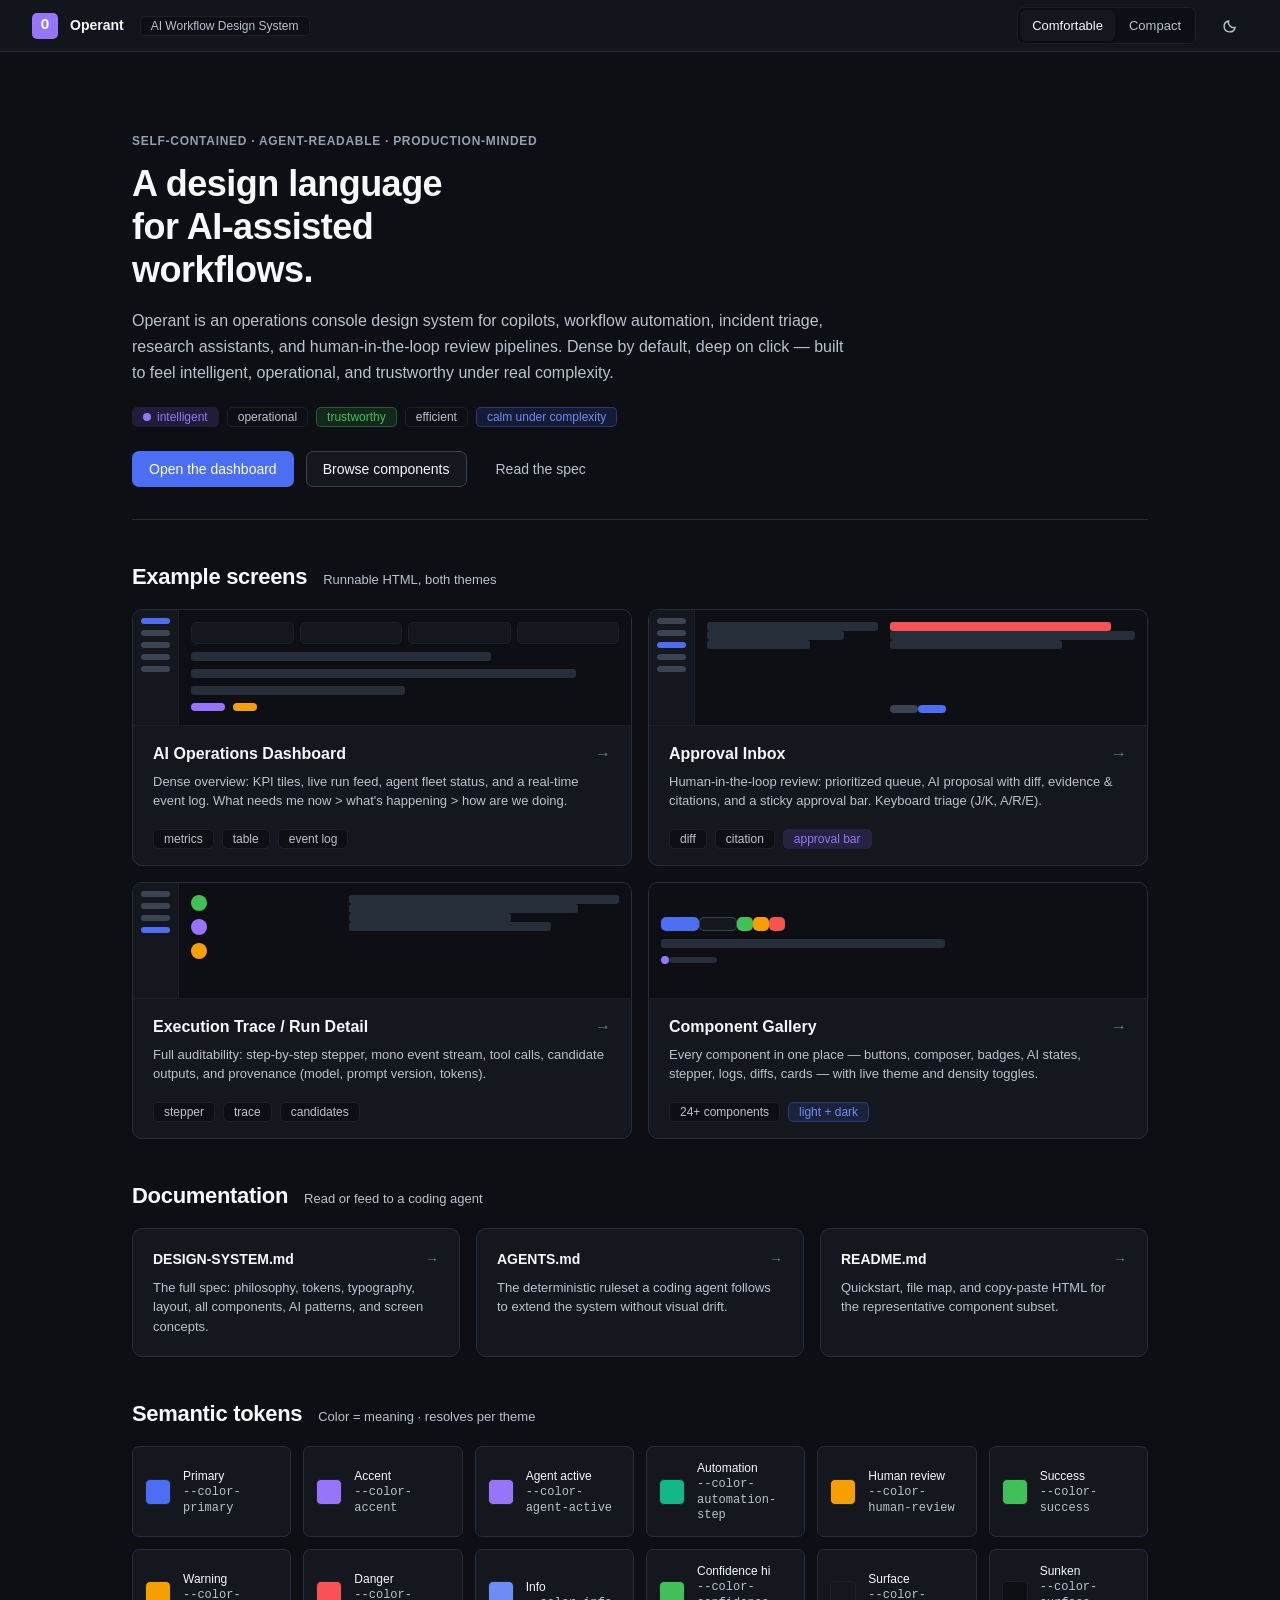
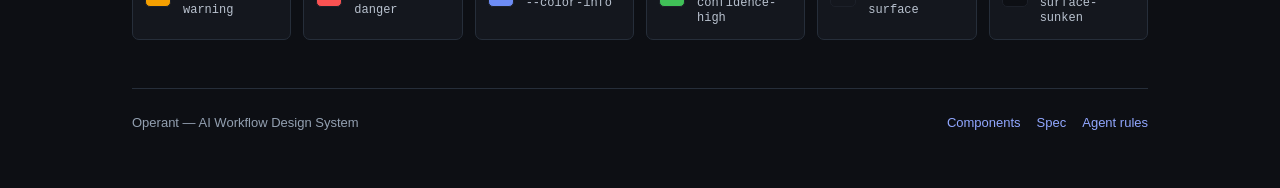
<file: index.html>
<!doctype html>
<html lang="en" data-theme="dark" data-density="comfortable">
<head>
  <meta charset="utf-8">
  <meta name="viewport" content="width=device-width, initial-scale=1">
  <title>Operant · AI Workflow Design System</title>
  <link rel="stylesheet" href="css/tokens.css">
  <link rel="stylesheet" href="css/base.css">
  <link rel="stylesheet" href="css/components.css">
  <style>
    /* Page-local layout — every value still resolves from tokens */
    .home { max-width: 1080px; margin: 0 auto; padding: var(--space-16); }

    .topbar {
      position: sticky; top: 0; z-index: var(--z-sticky);
      display: flex; align-items: center; gap: var(--space-8);
      height: var(--h-topnav); padding: 0 var(--space-16);
      background: color-mix(in srgb, var(--color-surface) 88%, transparent);
      backdrop-filter: saturate(1.2) blur(8px);
      border-bottom: var(--border-hairline) solid var(--color-border);
    }
    .brand { display: flex; align-items: center; gap: var(--space-6); font-weight: var(--fw-semibold); }
    .brand-mark { width: 26px; height: 26px; border-radius: var(--radius-sm); background: var(--color-accent);
      display: grid; place-items: center; color: #fff; font-family: var(--font-mono); font-weight: 700; font-size: 14px; }

    /* Hero — operational, not marketing */
    .hero { padding: var(--space-24) 0 var(--space-16); border-bottom: var(--border-hairline) solid var(--color-border); }
    .hero h1 { font-size: var(--fs-4xl); font-weight: var(--fw-bold); line-height: var(--lh-tight);
      letter-spacing: var(--tracking-tight); max-width: 18ch; }
    .hero p { font-size: var(--fs-lg); color: var(--color-text-muted); line-height: var(--lh-relaxed);
      max-width: var(--w-reading-max); margin-top: var(--space-8); }
    .personality { display: flex; flex-wrap: wrap; gap: var(--space-4); margin-top: var(--space-10); }

    .section-head { display: flex; align-items: baseline; gap: var(--space-8); margin: var(--space-20) 0 var(--space-8); }
    .section-head h2 { font-size: var(--fs-2xl); font-weight: var(--fw-semibold); letter-spacing: var(--tracking-tight); }

    /* Card grids */
    .grid { display: grid; gap: var(--space-8); }
    .grid.-screens { grid-template-columns: repeat(2, 1fr); }
    .grid.-docs { grid-template-columns: repeat(3, 1fr); }
    @media (max-width: 760px){ .grid.-screens, .grid.-docs { grid-template-columns: 1fr; } }
    @media (max-width: 640px){
      .home { padding: var(--space-8); }
      .topbar { padding: 0 var(--space-8); gap: var(--space-4); }
      .topbar .ods-badge { display: none; }
      #density { display: none; }
      .hero { padding: var(--space-16) 0 var(--space-12); }
      .hero h1 { font-size: var(--fs-2xl); max-width: none; }
      .hero p { font-size: var(--fs-md); }
      .section-head { margin: var(--space-16) 0 var(--space-6); }
      .section-head h2 { font-size: var(--fs-xl); }
    }

    .nav-card { display: flex; flex-direction: column; text-decoration: none; color: inherit; overflow: hidden; }
    .nav-card:hover { text-decoration: none; }
    /* Miniature preview strip that mimics the screen */
    .preview { height: 116px; border-bottom: var(--border-hairline) solid var(--color-border-subtle);
      background: var(--color-surface-sunken); position: relative; overflow: hidden; display: flex; }
    .preview .mini-nav { width: 46px; background: var(--color-surface); border-right: var(--border-hairline) solid var(--color-border-subtle);
      padding: var(--space-4); display: flex; flex-direction: column; gap: var(--space-3); }
    .preview .mini-nav i { height: 6px; border-radius: var(--radius-full); background: var(--color-border-strong); display: block; }
    .preview .mini-nav i.on { background: var(--color-primary); }
    .preview .mini-body { flex: 1; padding: var(--space-6); display: flex; flex-direction: column; gap: var(--space-4); }
    .mini-row { height: 9px; border-radius: var(--radius-xs); background: var(--color-border); }
    .mini-tiles { display: grid; grid-template-columns: repeat(4,1fr); gap: var(--space-3); }
    .mini-tile { height: 22px; border-radius: var(--radius-sm); background: var(--color-surface); border: var(--border-hairline) solid var(--color-border-subtle); }
    .mini-chip { height: 8px; border-radius: var(--radius-full); }
    .nav-card-body { padding: var(--space-8) var(--space-10); display: flex; flex-direction: column; gap: var(--space-3); flex: 1; }
    .nav-card-title { font-size: var(--fs-lg); font-weight: var(--fw-semibold); display: flex; align-items: center; gap: var(--space-4); }
    .nav-card-title .arw { margin-left: auto; color: var(--color-text-faint); transition: transform var(--dur-fast) var(--ease-out); }
    .nav-card:hover .arw { transform: translateX(3px); color: var(--color-text); }
    .nav-card-desc { font-size: var(--fs-sm); color: var(--color-text-muted); line-height: var(--lh-normal); }

    /* Token swatches */
    .swatches { display: grid; grid-template-columns: repeat(auto-fill, minmax(150px, 1fr)); gap: var(--space-6); }
    .sw { display: flex; align-items: center; gap: var(--space-6); padding: var(--space-6);
      border: var(--border-hairline) solid var(--color-border); border-radius: var(--radius-md); background: var(--color-surface); }
    .sw-chip { width: 26px; height: 26px; border-radius: var(--radius-sm); flex: none; border: var(--border-hairline) solid var(--color-border-subtle); }
    .sw-name { font-size: var(--fs-xs); font-family: var(--font-mono); color: var(--color-text-muted); line-height: 1.3; }
    .sw-role { font-size: var(--fs-xs); color: var(--color-text); font-weight: var(--fw-medium); }

    footer.foot { margin-top: var(--space-24); padding: var(--space-12) 0; border-top: var(--border-hairline) solid var(--color-border);
      color: var(--color-text-subtle); font-size: var(--fs-sm); display: flex; gap: var(--space-8); flex-wrap: wrap; }
  </style>
</head>
<body>

  <div class="topbar">
    <div class="brand"><span class="brand-mark">O</span> Operant</div>
    <span class="ods-badge">AI Workflow Design System</span>
    <span style="flex:1"></span>
    <div class="ods-segmented" id="density" aria-label="Density">
      <span class="ods-segment is-active" data-d="comfortable">Comfortable</span>
      <span class="ods-segment" data-d="compact">Compact</span>
    </div>
    <button class="ods-iconbtn" id="themeBtn" aria-label="Toggle color theme" title="Toggle theme">
      <svg viewBox="0 0 16 16" fill="none" stroke="currentColor" stroke-width="1.4"><path d="M13 9.5A5.5 5.5 0 016.5 3a5.5 5.5 0 106.5 6.5z"/></svg>
    </button>
  </div>

  <div class="home">

    <!-- HERO -->
    <section class="hero">
      <div class="text-eyebrow" style="margin-bottom:var(--space-6)">Self-contained · agent-readable · production-minded</div>
      <h1>A design language for AI-assisted workflows.</h1>
      <p>Operant is an operations console design system for copilots, workflow automation, incident
      triage, research assistants, and human-in-the-loop review pipelines. Dense by default, deep on
      click — built to feel intelligent, operational, and trustworthy under real complexity.</p>
      <div class="personality">
        <span class="ods-badge -agent"><span class="ods-dot -active"></span> intelligent</span>
        <span class="ods-badge">operational</span>
        <span class="ods-badge -success">trustworthy</span>
        <span class="ods-badge">efficient</span>
        <span class="ods-badge -info">calm under complexity</span>
      </div>
      <div class="row gap-6 wrap" style="margin-top:var(--space-12)">
        <a class="ods-btn -primary" href="examples/dashboard.html">Open the dashboard</a>
        <a class="ods-btn -secondary" href="examples/components.html">Browse components</a>
        <a class="ods-btn -ghost" href="DESIGN-SYSTEM.md">Read the spec</a>
      </div>
    </section>

    <!-- EXAMPLE SCREENS -->
    <div class="section-head">
      <h2>Example screens</h2>
      <span class="text-muted text-sm">Runnable HTML, both themes</span>
    </div>
    <div class="grid -screens">

      <a class="ods-card -interactive nav-card" href="examples/dashboard.html">
        <div class="preview">
          <div class="mini-nav"><i class="on"></i><i></i><i></i><i></i><i></i></div>
          <div class="mini-body">
            <div class="mini-tiles"><span class="mini-tile"></span><span class="mini-tile"></span><span class="mini-tile"></span><span class="mini-tile"></span></div>
            <div class="mini-row" style="width:70%"></div>
            <div class="mini-row" style="width:90%"></div>
            <div class="mini-row" style="width:50%"></div>
            <div class="row gap-4"><span class="mini-chip" style="width:34px;background:var(--color-agent-active)"></span><span class="mini-chip" style="width:24px;background:var(--color-human-review)"></span></div>
          </div>
        </div>
        <div class="nav-card-body">
          <div class="nav-card-title">AI Operations Dashboard <span class="arw">→</span></div>
          <div class="nav-card-desc">Dense overview: KPI tiles, live run feed, agent fleet status, and a real-time event log. What needs me now &gt; what's happening &gt; how are we doing.</div>
          <div class="row gap-4 wrap" style="margin-top:auto;padding-top:var(--space-6)">
            <span class="ods-badge">metrics</span><span class="ods-badge">table</span><span class="ods-badge">event log</span>
          </div>
        </div>
      </a>

      <a class="ods-card -interactive nav-card" href="examples/approval-inbox.html">
        <div class="preview">
          <div class="mini-nav"><i></i><i></i><i class="on"></i><i></i><i></i></div>
          <div class="mini-body" style="flex-direction:row;gap:var(--space-6)">
            <div class="stack gap-3" style="width:40%">
              <div class="mini-row"></div><div class="mini-row" style="width:80%"></div><div class="mini-row" style="width:60%"></div>
            </div>
            <div class="stack gap-3" style="flex:1">
              <div class="mini-row" style="width:90%;background:var(--color-danger)"></div>
              <div class="mini-row"></div><div class="mini-row" style="width:70%"></div>
              <div class="row gap-3" style="margin-top:auto"><span class="mini-chip" style="width:28px;background:var(--color-border-strong)"></span><span class="mini-chip" style="width:28px;background:var(--color-primary)"></span></div>
            </div>
          </div>
        </div>
        <div class="nav-card-body">
          <div class="nav-card-title">Approval Inbox <span class="arw">→</span></div>
          <div class="nav-card-desc">Human-in-the-loop review: prioritized queue, AI proposal with diff, evidence &amp; citations, and a sticky approval bar. Keyboard triage (J/K, A/R/E).</div>
          <div class="row gap-4 wrap" style="margin-top:auto;padding-top:var(--space-6)">
            <span class="ods-badge">diff</span><span class="ods-badge">citation</span><span class="ods-badge -agent">approval bar</span>
          </div>
        </div>
      </a>

      <a class="ods-card -interactive nav-card" href="examples/run-detail.html">
        <div class="preview">
          <div class="mini-nav"><i></i><i></i><i></i><i class="on"></i></div>
          <div class="mini-body" style="flex-direction:row;gap:var(--space-6)">
            <div class="stack gap-4" style="width:34%">
              <span class="mini-chip" style="width:16px;height:16px;border-radius:50%;background:var(--color-success)"></span>
              <span class="mini-chip" style="width:16px;height:16px;border-radius:50%;background:var(--color-agent-active)"></span>
              <span class="mini-chip" style="width:16px;height:16px;border-radius:50%;background:var(--color-human-review)"></span>
            </div>
            <div class="stack gap-3" style="flex:1">
              <div class="mini-row" style="font-family:var(--font-mono)"></div>
              <div class="mini-row" style="width:85%"></div><div class="mini-row" style="width:60%"></div><div class="mini-row" style="width:75%"></div>
            </div>
          </div>
        </div>
        <div class="nav-card-body">
          <div class="nav-card-title">Execution Trace / Run Detail <span class="arw">→</span></div>
          <div class="nav-card-desc">Full auditability: step-by-step stepper, mono event stream, tool calls, candidate outputs, and provenance (model, prompt version, tokens).</div>
          <div class="row gap-4 wrap" style="margin-top:auto;padding-top:var(--space-6)">
            <span class="ods-badge">stepper</span><span class="ods-badge">trace</span><span class="ods-badge">candidates</span>
          </div>
        </div>
      </a>

      <a class="ods-card -interactive nav-card" href="examples/components.html">
        <div class="preview">
          <div class="mini-body" style="width:100%;justify-content:center">
            <div class="row gap-3 wrap">
              <span class="mini-chip" style="width:38px;height:14px;border-radius:var(--radius-sm);background:var(--color-primary)"></span>
              <span class="mini-chip" style="width:38px;height:14px;border-radius:var(--radius-sm);background:var(--color-surface);border:1px solid var(--color-border-strong)"></span>
              <span class="mini-chip" style="width:16px;height:14px;border-radius:var(--radius-sm);background:var(--color-success)"></span>
              <span class="mini-chip" style="width:16px;height:14px;border-radius:var(--radius-sm);background:var(--color-warning)"></span>
              <span class="mini-chip" style="width:16px;height:14px;border-radius:var(--radius-sm);background:var(--color-danger)"></span>
            </div>
            <div class="mini-row" style="width:60%"></div>
            <div class="row gap-3"><span class="mini-chip" style="width:8px;height:8px;background:var(--color-agent-active)"></span><span class="mini-chip" style="width:48px;height:6px;background:var(--color-border)"></span></div>
          </div>
        </div>
        <div class="nav-card-body">
          <div class="nav-card-title">Component Gallery <span class="arw">→</span></div>
          <div class="nav-card-desc">Every component in one place — buttons, composer, badges, AI states, stepper, logs, diffs, cards — with live theme and density toggles.</div>
          <div class="row gap-4 wrap" style="margin-top:auto;padding-top:var(--space-6)">
            <span class="ods-badge">24+ components</span><span class="ods-badge -info">light + dark</span>
          </div>
        </div>
      </a>
    </div>

    <!-- DOCS -->
    <div class="section-head">
      <h2>Documentation</h2>
      <span class="text-muted text-sm">Read or feed to a coding agent</span>
    </div>
    <div class="grid -docs">
      <a class="ods-card -interactive nav-card" href="DESIGN-SYSTEM.md" style="padding:var(--space-10)">
        <div class="nav-card-title" style="font-size:var(--fs-md)">DESIGN-SYSTEM.md <span class="arw">→</span></div>
        <div class="nav-card-desc" style="margin-top:var(--space-4)">The full spec: philosophy, tokens, typography, layout, all components, AI patterns, and screen concepts.</div>
      </a>
      <a class="ods-card -interactive nav-card" href="AGENTS.md" style="padding:var(--space-10)">
        <div class="nav-card-title" style="font-size:var(--fs-md)">AGENTS.md <span class="arw">→</span></div>
        <div class="nav-card-desc" style="margin-top:var(--space-4)">The deterministic ruleset a coding agent follows to extend the system without visual drift.</div>
      </a>
      <a class="ods-card -interactive nav-card" href="README.md" style="padding:var(--space-10)">
        <div class="nav-card-title" style="font-size:var(--fs-md)">README.md <span class="arw">→</span></div>
        <div class="nav-card-desc" style="margin-top:var(--space-4)">Quickstart, file map, and copy-paste HTML for the representative component subset.</div>
      </a>
    </div>

    <!-- TOKEN PREVIEW -->
    <div class="section-head">
      <h2>Semantic tokens</h2>
      <span class="text-muted text-sm">Color = meaning · resolves per theme</span>
    </div>
    <div class="swatches">
      <div class="sw"><span class="sw-chip" style="background:var(--color-primary)"></span><div><div class="sw-role">Primary</div><div class="sw-name">--color-primary</div></div></div>
      <div class="sw"><span class="sw-chip" style="background:var(--color-accent)"></span><div><div class="sw-role">Accent</div><div class="sw-name">--color-accent</div></div></div>
      <div class="sw"><span class="sw-chip" style="background:var(--color-agent-active)"></span><div><div class="sw-role">Agent active</div><div class="sw-name">--color-agent-active</div></div></div>
      <div class="sw"><span class="sw-chip" style="background:var(--color-automation-step)"></span><div><div class="sw-role">Automation</div><div class="sw-name">--color-automation-step</div></div></div>
      <div class="sw"><span class="sw-chip" style="background:var(--color-human-review)"></span><div><div class="sw-role">Human review</div><div class="sw-name">--color-human-review</div></div></div>
      <div class="sw"><span class="sw-chip" style="background:var(--color-success)"></span><div><div class="sw-role">Success</div><div class="sw-name">--color-success</div></div></div>
      <div class="sw"><span class="sw-chip" style="background:var(--color-warning)"></span><div><div class="sw-role">Warning</div><div class="sw-name">--color-warning</div></div></div>
      <div class="sw"><span class="sw-chip" style="background:var(--color-danger)"></span><div><div class="sw-role">Danger</div><div class="sw-name">--color-danger</div></div></div>
      <div class="sw"><span class="sw-chip" style="background:var(--color-info)"></span><div><div class="sw-role">Info</div><div class="sw-name">--color-info</div></div></div>
      <div class="sw"><span class="sw-chip" style="background:var(--color-confidence-high)"></span><div><div class="sw-role">Confidence hi</div><div class="sw-name">--color-confidence-high</div></div></div>
      <div class="sw"><span class="sw-chip" style="background:var(--color-surface)"></span><div><div class="sw-role">Surface</div><div class="sw-name">--color-surface</div></div></div>
      <div class="sw"><span class="sw-chip" style="background:var(--color-surface-sunken)"></span><div><div class="sw-role">Sunken</div><div class="sw-name">--color-surface-sunken</div></div></div>
    </div>

    <footer class="foot">
      <span>Operant — AI Workflow Design System</span>
      <span style="flex:1"></span>
      <a href="examples/components.html">Components</a>
      <a href="DESIGN-SYSTEM.md">Spec</a>
      <a href="AGENTS.md">Agent rules</a>
    </footer>

  </div>

<script>
  document.getElementById('themeBtn').addEventListener('click', () => {
    const h = document.documentElement; h.dataset.theme = h.dataset.theme === 'dark' ? 'light' : 'dark';
  });
  document.getElementById('density').addEventListener('click', e => {
    const seg = e.target.closest('.ods-segment'); if (!seg) return;
    document.querySelectorAll('#density .ods-segment').forEach(s => s.classList.remove('is-active'));
    seg.classList.add('is-active'); document.documentElement.dataset.density = seg.dataset.d;
  });
</script>
</body>
</html>
</file>
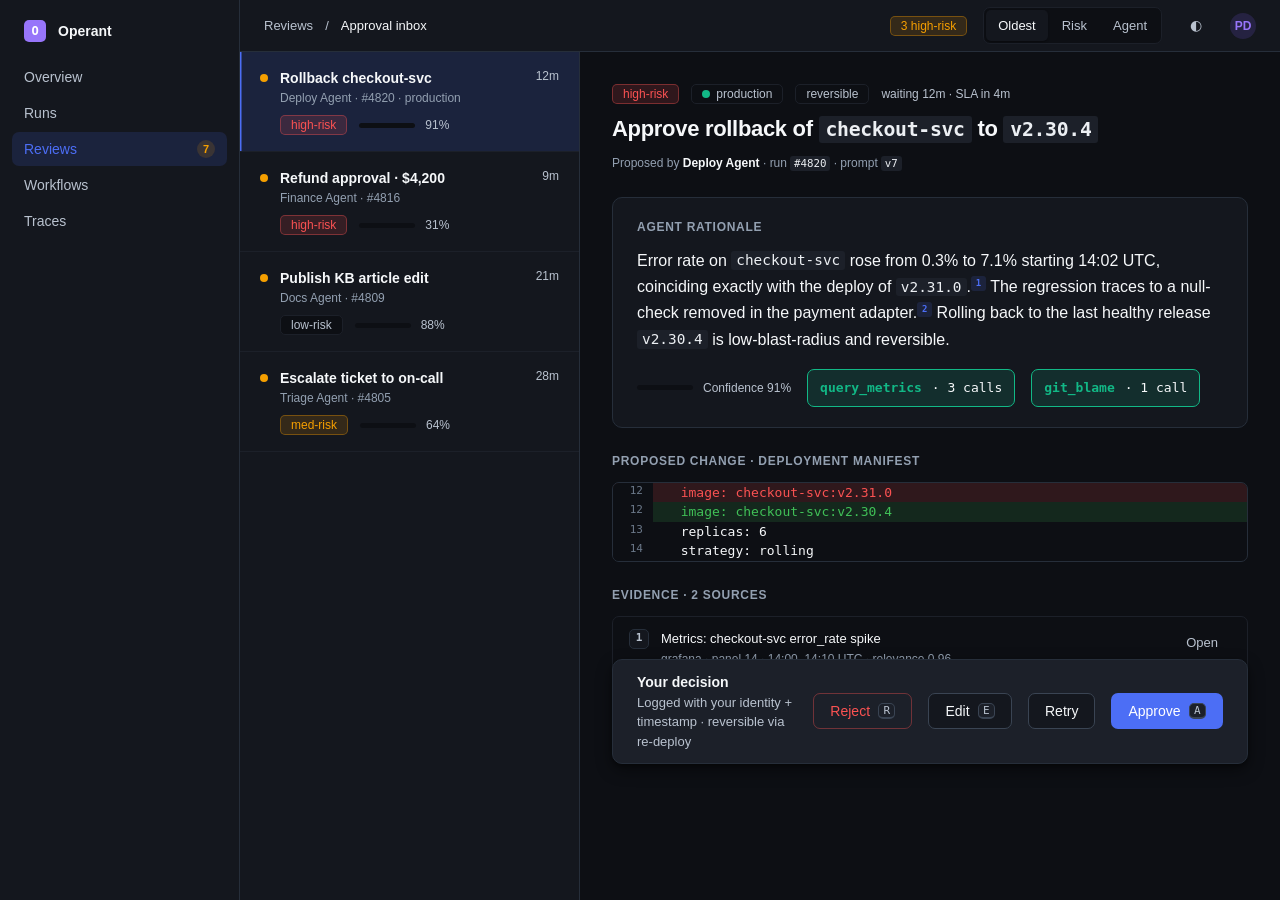
<file: examples/approval-inbox.html>
<!doctype html>
<html lang="en" data-theme="dark" data-density="comfortable">
<head>
  <meta charset="utf-8">
  <meta name="viewport" content="width=device-width, initial-scale=1">
  <title>Approval Inbox · Operant</title>
  <link rel="stylesheet" href="../css/tokens.css">
  <link rel="stylesheet" href="../css/base.css">
  <link rel="stylesheet" href="../css/components.css">
  <style>
    .inbox { display: grid; grid-template-columns: 340px 1fr; height: 100%; }
    .queue { border-right: var(--border-hairline) solid var(--color-border); background: var(--color-surface); overflow-y: auto; }
    .qitem { display: grid; grid-template-columns: auto 1fr auto; gap: var(--space-6); padding: var(--space-8) var(--space-10);
      border-bottom: var(--border-hairline) solid var(--color-border-subtle); cursor: pointer; }
    .qitem:hover { background: var(--color-surface-hover); }
    .qitem.is-active { background: var(--color-surface-selected); box-shadow: inset var(--border-strong) 0 0 0 var(--color-primary); }
    .detail { overflow-y: auto; padding: var(--space-16); padding-bottom: 120px; position: relative; }
    .detail-inner { max-width: 860px; margin: 0 auto; }
    .sticky-bar { position: sticky; bottom: var(--space-8); margin-top: var(--space-12); }
    .brand { display: flex; align-items: center; gap: var(--space-6); font-weight: var(--fw-semibold); }
    .brand-mark { width: 22px; height: 22px; border-radius: var(--radius-sm); background: var(--color-accent);
      display: grid; place-items: center; color: #fff; font-family: var(--font-mono); font-weight: 700; font-size: 12px; }
    .back-btn { display: none; }
    @media (max-width: 900px){
      .inbox { grid-template-columns: 1fr; }
      /* Master-detail: queue shown by default, detail replaces it once an item is opened. */
      .detail { display: none; }
      .inbox.-detail-open .queue { display: none; }
      .inbox.-detail-open .detail { display: block; }
      .back-btn { display: inline-flex; }
      .ods-approval-bar .ods-btn kbd { display: none; }
    }
    @media (max-width: 640px){
      .ods-topbar .ods-badge.-warning,
      .ods-topbar .ods-segmented { display: none; }
    }
  </style>
</head>
<body>
<div class="ods-shell">
  <nav class="ods-nav" aria-label="Primary">
    <div class="brand" style="padding: var(--space-4) var(--space-6) var(--space-8)"><span class="brand-mark">O</span> Operant</div>
    <a class="ods-nav-item">Overview</a>
    <a class="ods-nav-item">Runs</a>
    <a class="ods-nav-item is-active">Reviews <span class="ods-count" style="background:var(--color-human-review-subtle);color:var(--color-human-review)">7</span></a>
    <a class="ods-nav-item">Workflows</a>
    <a class="ods-nav-item">Traces</a>
  </nav>

  <div class="ods-scrim" id="navScrim"></div>

  <header class="ods-topbar">
    <button class="ods-navtoggle" id="navToggle" aria-label="Toggle navigation" aria-expanded="false">
      <svg viewBox="0 0 16 16" fill="none" stroke="currentColor" stroke-width="1.5"><path d="M2 4h12M2 8h12M2 12h12"/></svg>
    </button>
    <div class="row gap-6 text-muted text-sm crumb"><span>Reviews</span><span>/</span><span style="color:var(--color-text)">Approval inbox</span></div>
    <span class="grow"></span>
    <span class="ods-badge -warning">3 high-risk</span>
    <div class="ods-segmented" aria-label="Sort">
      <span class="ods-segment is-active">Oldest</span>
      <span class="ods-segment">Risk</span>
      <span class="ods-segment">Agent</span>
    </div>
    <button class="ods-iconbtn" id="themeBtn" aria-label="Toggle theme">◐</button>
    <span class="ods-avatar">PD</span>
  </header>

  <main class="ods-main" style="padding:0">
    <div class="inbox" id="inbox">
      <!-- QUEUE -->
      <div class="queue" role="list" aria-label="Pending reviews">
        <div class="qitem is-active" role="listitem">
          <span class="ods-dot -review" style="margin-top:6px"></span>
          <div>
            <div class="ods-run-name">Rollback checkout-svc</div>
            <div class="ods-run-sub">Deploy Agent · #4820 · production</div>
            <div class="row gap-6" style="margin-top:var(--space-4)">
              <span class="ods-badge -danger">high-risk</span>
              <span class="ods-confidence -high"><span class="ods-confidence-track"><span class="ods-confidence-fill"></span></span><span class="ods-confidence-label">91%</span></span>
            </div>
          </div>
          <span class="text-caption">12m</span>
        </div>
        <div class="qitem" role="listitem">
          <span class="ods-dot -review" style="margin-top:6px"></span>
          <div>
            <div class="ods-run-name">Refund approval · $4,200</div>
            <div class="ods-run-sub">Finance Agent · #4816</div>
            <div class="row gap-6" style="margin-top:var(--space-4)">
              <span class="ods-badge -danger">high-risk</span>
              <span class="ods-confidence -low"><span class="ods-confidence-track"><span class="ods-confidence-fill"></span></span><span class="ods-confidence-label">31%</span></span>
            </div>
          </div>
          <span class="text-caption">9m</span>
        </div>
        <div class="qitem" role="listitem">
          <span class="ods-dot -review" style="margin-top:6px"></span>
          <div>
            <div class="ods-run-name">Publish KB article edit</div>
            <div class="ods-run-sub">Docs Agent · #4809</div>
            <div class="row gap-6" style="margin-top:var(--space-4)">
              <span class="ods-badge">low-risk</span>
              <span class="ods-confidence -high"><span class="ods-confidence-track"><span class="ods-confidence-fill"></span></span><span class="ods-confidence-label">88%</span></span>
            </div>
          </div>
          <span class="text-caption">21m</span>
        </div>
        <div class="qitem" role="listitem">
          <span class="ods-dot -review" style="margin-top:6px"></span>
          <div>
            <div class="ods-run-name">Escalate ticket to on-call</div>
            <div class="ods-run-sub">Triage Agent · #4805</div>
            <div class="row gap-6" style="margin-top:var(--space-4)">
              <span class="ods-badge -warning">med-risk</span>
              <span class="ods-confidence -med"><span class="ods-confidence-track"><span class="ods-confidence-fill"></span></span><span class="ods-confidence-label">64%</span></span>
            </div>
          </div>
          <span class="text-caption">28m</span>
        </div>
      </div>

      <!-- DETAIL -->
      <div class="detail">
        <div class="detail-inner stack gap-12">
          <button class="ods-btn -ghost -sm back-btn" id="backBtn" style="align-self:flex-start">
            <svg viewBox="0 0 16 16" fill="none" stroke="currentColor" stroke-width="1.5"><path d="M10 3L5 8l5 5"/></svg>
            Back to queue
          </button>
          <div class="stack gap-6">
            <div class="row gap-6 wrap">
              <span class="ods-badge -danger">high-risk</span>
              <span class="ods-badge"><span class="ods-dot -automation"></span> production</span>
              <span class="ods-badge">reversible</span>
              <span class="text-caption">waiting 12m · SLA in 4m</span>
            </div>
            <h1 class="text-title">Approve rollback of <code>checkout-svc</code> to <code>v2.30.4</code></h1>
            <div class="ods-run-sub">Proposed by <b style="color:var(--color-text)">Deploy Agent</b> · run <code>#4820</code> · prompt <code>v7</code></div>
          </div>

          <!-- AI rationale -->
          <section class="ods-response">
            <div class="text-eyebrow" style="margin-bottom:var(--space-6)">Agent rationale</div>
            <div class="ods-response-prose">
              <p>Error rate on <code>checkout-svc</code> rose from 0.3% to 7.1% starting 14:02 UTC, coinciding
              exactly with the deploy of <code>v2.31.0</code>.<sup class="ods-cite-ref">1</sup> The regression
              traces to a null-check removed in the payment adapter.<sup class="ods-cite-ref">2</sup> Rolling back
              to the last healthy release <code>v2.30.4</code> is low-blast-radius and reversible.</p>
            </div>
            <div class="row gap-8 wrap" style="margin-top:var(--space-8)">
              <span class="ods-confidence -high"><span class="ods-confidence-track"><span class="ods-confidence-fill"></span></span><span class="ods-confidence-label">Confidence 91%</span></span>
              <span class="ods-tool"><span class="name">query_metrics</span> · 3 calls</span>
              <span class="ods-tool"><span class="name">git_blame</span> · 1 call</span>
            </div>
          </section>

          <!-- Diff -->
          <section class="stack gap-6">
            <div class="text-eyebrow">Proposed change · deployment manifest</div>
            <div class="ods-diff">
              <div class="ods-diff-line -del"><span class="ln">12</span><span class="code">  image: checkout-svc:v2.31.0</span></div>
              <div class="ods-diff-line -add"><span class="ln">12</span><span class="code">  image: checkout-svc:v2.30.4</span></div>
              <div class="ods-diff-line"><span class="ln">13</span><span class="code">  replicas: 6</span></div>
              <div class="ods-diff-line"><span class="ln">14</span><span class="code">  strategy: rolling</span></div>
            </div>
          </section>

          <!-- Evidence -->
          <section class="stack gap-6">
            <div class="text-eyebrow">Evidence · 2 sources</div>
            <div class="ods-citation">
              <span class="ods-citation-index">1</span>
              <div class="grow">
                <div class="ods-citation-title">Metrics: checkout-svc error_rate spike</div>
                <div class="ods-citation-src">grafana · panel 14 · 14:00–14:10 UTC · relevance 0.96</div>
              </div>
              <a class="ods-btn -ghost -sm" href="#">Open</a>
            </div>
            <div class="ods-citation">
              <span class="ods-citation-index">2</span>
              <div class="grow">
                <div class="ods-citation-title">git blame: payment_adapter.py L88 (null-check removed)</div>
                <div class="ods-citation-src">commit a91f3c · v2.31.0 · relevance 0.89</div>
              </div>
              <a class="ods-btn -ghost -sm" href="#">Open</a>
            </div>
          </section>

          <!-- STICKY APPROVAL BAR -->
          <div class="sticky-bar">
            <div class="ods-approval-bar" role="group" aria-label="Review decision">
              <div class="grow">
                <div class="ods-run-name">Your decision</div>
                <div class="ods-approval-context">Logged with your identity + timestamp · reversible via re-deploy</div>
              </div>
              <button class="ods-btn -danger-ghost">Reject <kbd>R</kbd></button>
              <button class="ods-btn -secondary">Edit <kbd>E</kbd></button>
              <button class="ods-btn -secondary">Retry</button>
              <button class="ods-btn -primary">Approve <kbd>A</kbd></button>
            </div>
          </div>
        </div>
      </div>
    </div>
  </main>
</div>

<script>
  document.getElementById('themeBtn').addEventListener('click', () => {
    const h = document.documentElement; h.dataset.theme = h.dataset.theme === 'dark' ? 'light' : 'dark';
  });
  // Queue selection + keyboard triage (J/K move, A/R/E act)
  const items = [...document.querySelectorAll('.qitem')];
  const inbox = document.getElementById('inbox');
  let idx = 0;
  const select = i => {
    items.forEach(x=>x.classList.remove('is-active')); idx=(i+items.length)%items.length;
    items[idx].classList.add('is-active'); items[idx].scrollIntoView({block:'nearest'});
    inbox.classList.add('-detail-open'); // on mobile, opening an item swaps the queue for the detail pane
  };
  items.forEach((el,i)=>el.addEventListener('click',()=>select(i)));
  document.getElementById('backBtn').addEventListener('click', () => inbox.classList.remove('-detail-open'));

  // Mobile nav toggle
  const navToggle = document.getElementById('navToggle');
  const navEl = document.querySelector('.ods-nav');
  const navScrim = document.getElementById('navScrim');
  const closeNav = () => { navEl.classList.remove('is-open'); navScrim.classList.remove('is-open'); navToggle.setAttribute('aria-expanded', 'false'); };
  const openNav = () => { navEl.classList.add('is-open'); navScrim.classList.add('is-open'); navToggle.setAttribute('aria-expanded', 'true'); };
  navToggle.addEventListener('click', () => navEl.classList.contains('is-open') ? closeNav() : openNav());
  navScrim.addEventListener('click', closeNav);
  navEl.querySelectorAll('.ods-nav-item').forEach(item => item.addEventListener('click', closeNav));

  addEventListener('keydown', e => {
    if(e.key==='j'||e.key==='ArrowDown'){select(idx+1);e.preventDefault();}
    if(e.key==='k'||e.key==='ArrowUp'){select(idx-1);e.preventDefault();}
  });
</script>
</body>
</html>
</file>
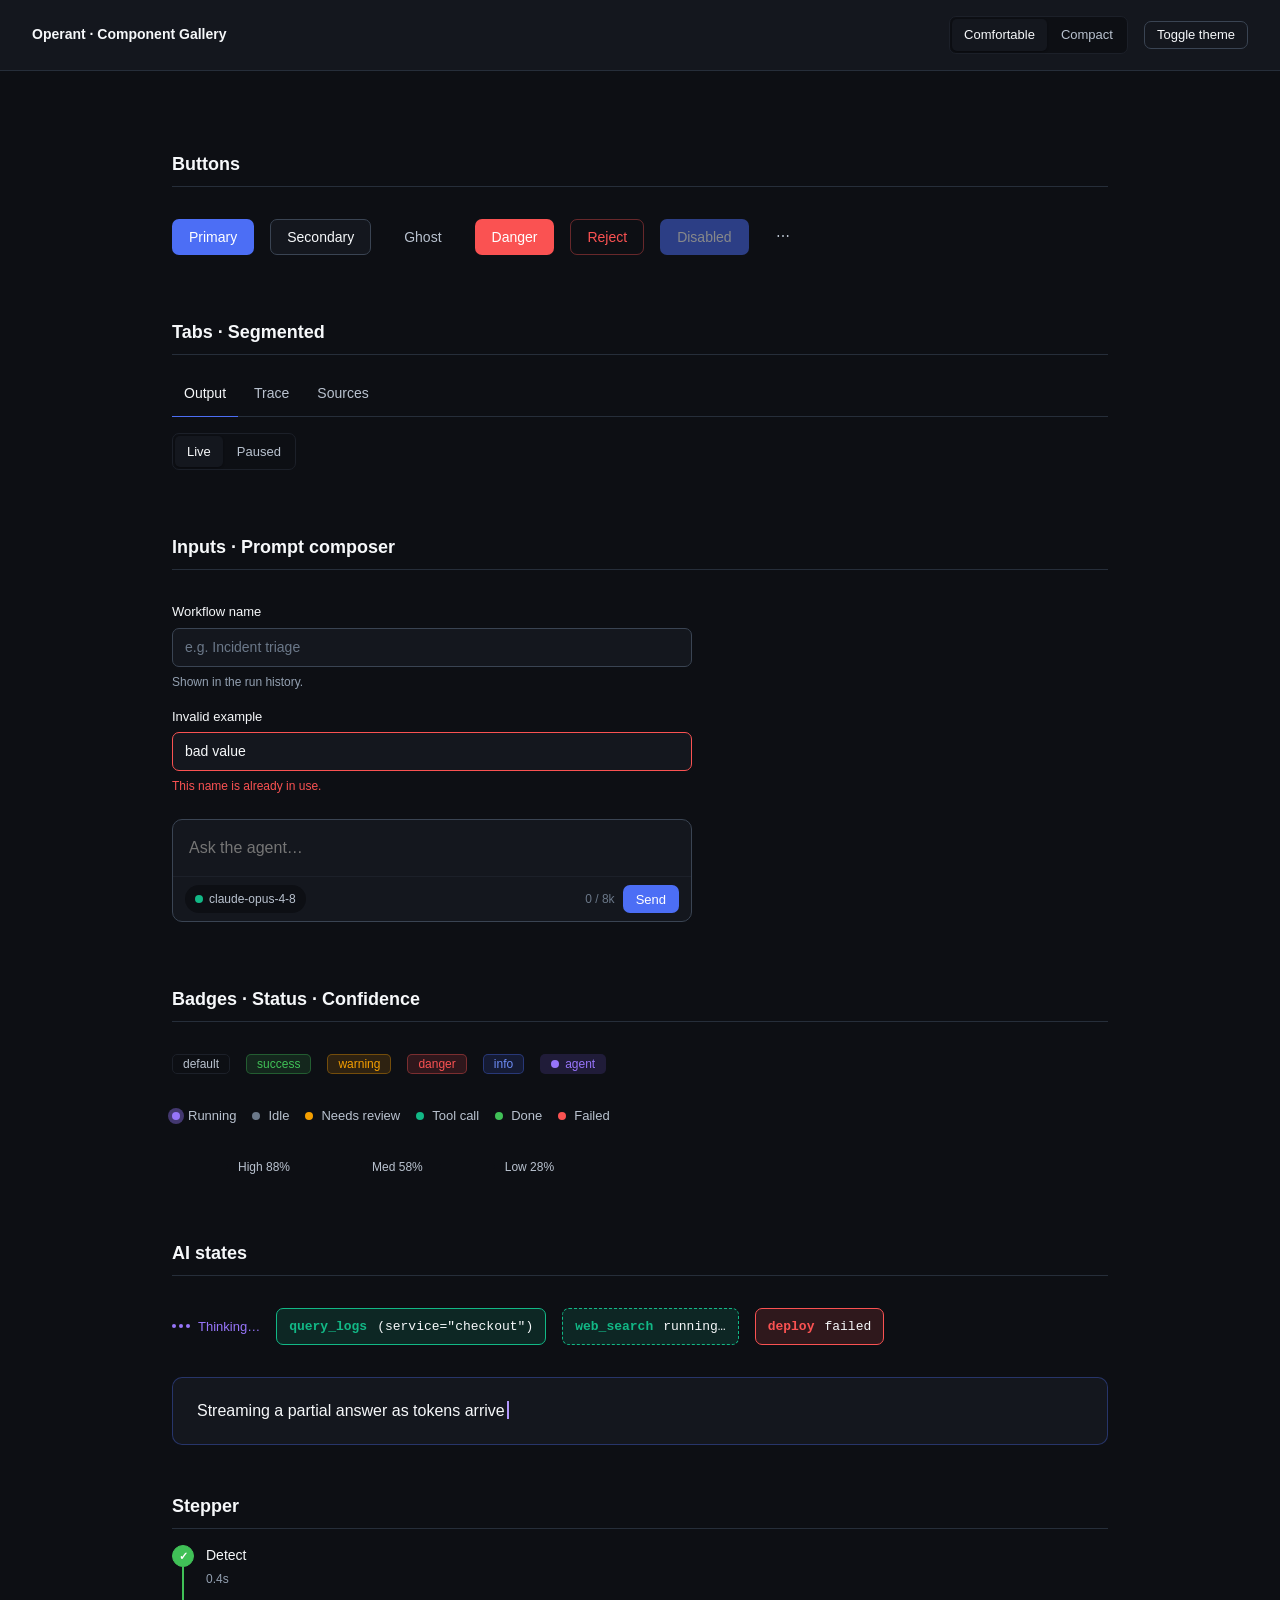
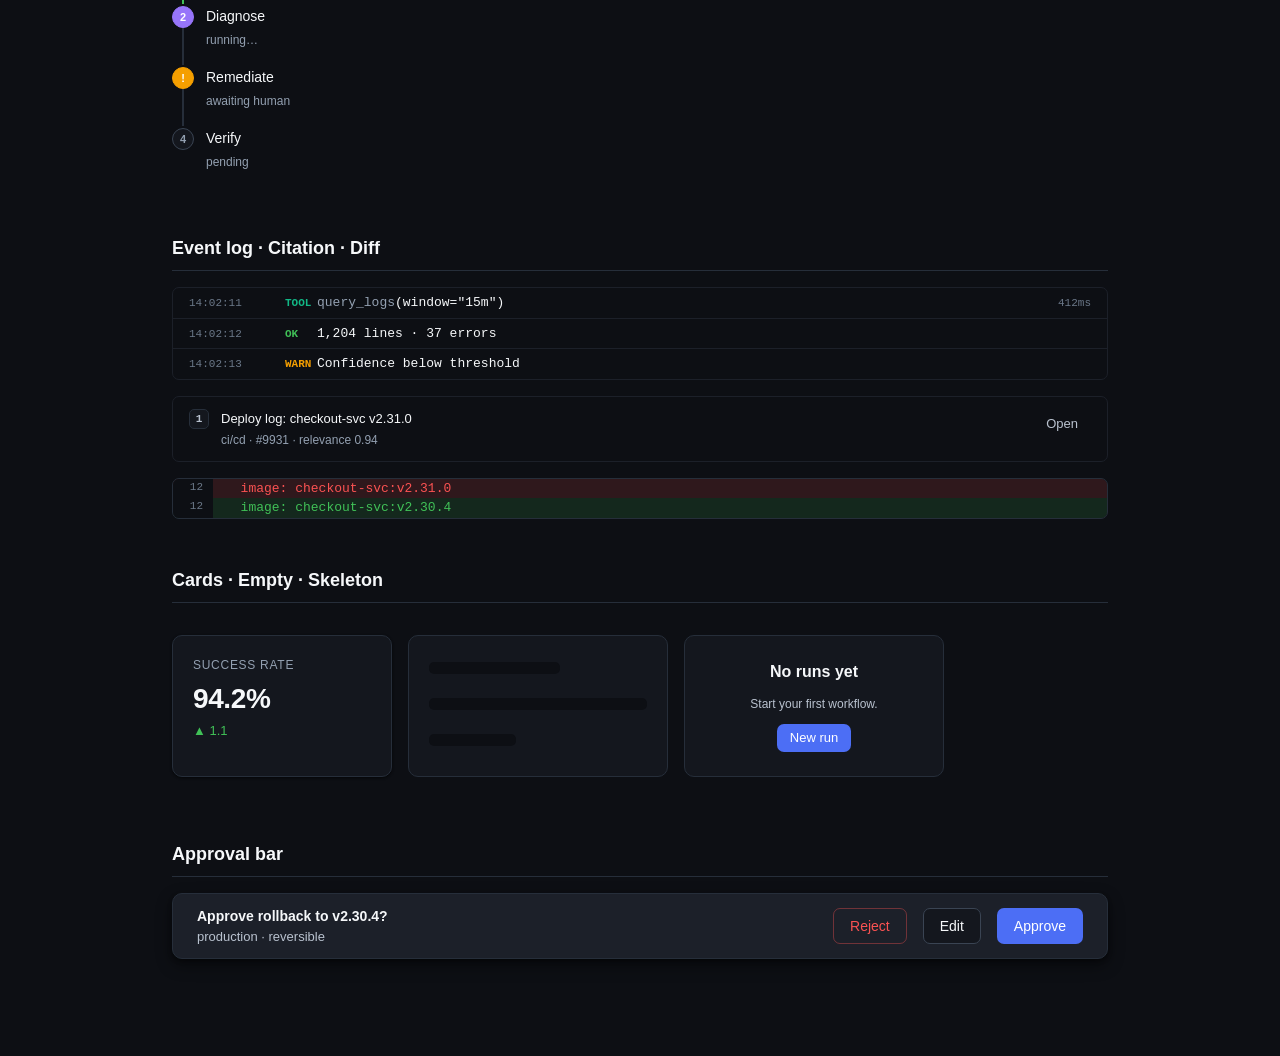
<file: examples/components.html>
<!doctype html>
<html lang="en" data-theme="dark" data-density="comfortable">
<head>
  <meta charset="utf-8">
  <meta name="viewport" content="width=device-width, initial-scale=1">
  <title>Component Gallery · Operant</title>
  <link rel="stylesheet" href="../css/tokens.css">
  <link rel="stylesheet" href="../css/base.css">
  <link rel="stylesheet" href="../css/components.css">
  <style>
    .wrap { max-width: 1000px; margin: 0 auto; padding: var(--space-16); }
    .sec { margin-top: var(--space-24); }
    .sec > h2 { font-size: var(--fs-xl); font-weight: var(--fw-semibold); margin-bottom: var(--space-8);
      padding-bottom: var(--space-4); border-bottom: var(--border-hairline) solid var(--color-border); }
    .demo { display: flex; flex-wrap: wrap; gap: var(--space-8); align-items: center; padding: var(--space-8) 0; }
    .toolbar { position: sticky; top: 0; z-index: var(--z-sticky); display: flex; align-items: center; gap: var(--space-8);
      padding: var(--space-8) var(--space-16); background: var(--color-surface); border-bottom: var(--border-hairline) solid var(--color-border); }
    @media (max-width: 640px) {
      .wrap { padding: var(--space-8); }
      .toolbar { padding: var(--space-6) var(--space-8); flex-wrap: wrap; row-gap: var(--space-6); }
      .toolbar b { flex-basis: 100%; }
    }
  </style>
</head>
<body>
  <div class="toolbar">
    <b>Operant · Component Gallery</b>
    <span class="grow" style="flex:1"></span>
    <div class="ods-segmented" id="density" aria-label="Density">
      <span class="ods-segment is-active" data-d="comfortable">Comfortable</span>
      <span class="ods-segment" data-d="compact">Compact</span>
    </div>
    <button class="ods-btn -secondary -sm" id="themeBtn">Toggle theme</button>
  </div>

  <div class="wrap">
    <div class="sec">
      <h2>Buttons</h2>
      <div class="demo">
        <button class="ods-btn -primary">Primary</button>
        <button class="ods-btn -secondary">Secondary</button>
        <button class="ods-btn -ghost">Ghost</button>
        <button class="ods-btn -danger">Danger</button>
        <button class="ods-btn -danger-ghost">Reject</button>
        <button class="ods-btn -primary" disabled>Disabled</button>
        <button class="ods-iconbtn" aria-label="More">⋯</button>
      </div>
    </div>

    <div class="sec">
      <h2>Tabs · Segmented</h2>
      <div class="ods-tabs"><span class="ods-tab is-active">Output</span><span class="ods-tab">Trace</span><span class="ods-tab">Sources</span></div>
      <div class="demo">
        <div class="ods-segmented"><span class="ods-segment is-active">Live</span><span class="ods-segment">Paused</span></div>
      </div>
    </div>

    <div class="sec">
      <h2>Inputs · Prompt composer</h2>
      <div class="demo" style="max-width:520px;display:block">
        <div class="ods-field">
          <label class="ods-label">Workflow name</label>
          <input class="ods-input" placeholder="e.g. Incident triage">
          <span class="ods-hint">Shown in the run history.</span>
        </div>
        <div class="ods-field" style="margin-top:var(--space-8)">
          <label class="ods-label">Invalid example</label>
          <input class="ods-input is-invalid" value="bad value" aria-invalid="true">
          <span class="ods-error-text">This name is already in use.</span>
        </div>
        <form class="ods-composer" style="margin-top:var(--space-12)">
          <textarea class="ods-composer-input" rows="1" placeholder="Ask the agent…"></textarea>
          <div class="ods-composer-toolbar">
            <span class="ods-composer-chip"><span class="ods-dot -automation"></span> claude-opus-4-8</span>
            <span class="grow" style="flex:1"></span>
            <span class="ods-composer-meta tabular">0 / 8k</span>
            <button class="ods-btn -primary -sm">Send</button>
          </div>
        </form>
      </div>
    </div>

    <div class="sec">
      <h2>Badges · Status · Confidence</h2>
      <div class="demo">
        <span class="ods-badge">default</span>
        <span class="ods-badge -success">success</span>
        <span class="ods-badge -warning">warning</span>
        <span class="ods-badge -danger">danger</span>
        <span class="ods-badge -info">info</span>
        <span class="ods-badge -agent"><span class="ods-dot -active"></span> agent</span>
      </div>
      <div class="demo">
        <span class="ods-status"><span class="ods-dot -active -pulse"></span>Running</span>
        <span class="ods-status"><span class="ods-dot -idle"></span>Idle</span>
        <span class="ods-status"><span class="ods-dot -review"></span>Needs review</span>
        <span class="ods-status"><span class="ods-dot -automation"></span>Tool call</span>
        <span class="ods-status"><span class="ods-dot -success"></span>Done</span>
        <span class="ods-status"><span class="ods-dot -error"></span>Failed</span>
      </div>
      <div class="demo">
        <span class="ods-confidence -high"><span class="ods-confidence-track"><span class="ods-confidence-fill"></span></span><span class="ods-confidence-label">High 88%</span></span>
        <span class="ods-confidence -med"><span class="ods-confidence-track"><span class="ods-confidence-fill"></span></span><span class="ods-confidence-label">Med 58%</span></span>
        <span class="ods-confidence -low"><span class="ods-confidence-track"><span class="ods-confidence-fill"></span></span><span class="ods-confidence-label">Low 28%</span></span>
      </div>
    </div>

    <div class="sec">
      <h2>AI states</h2>
      <div class="demo">
        <span class="ods-thinking"><span class="ods-thinking-dots"><i></i><i></i><i></i></span> Thinking…</span>
        <span class="ods-tool"><span class="name">query_logs</span>(service="checkout")</span>
        <span class="ods-tool is-running"><span class="name">web_search</span> running…</span>
        <span class="ods-tool is-error"><span class="name">deploy</span> failed</span>
      </div>
      <section class="ods-response -streaming" style="margin-top:var(--space-8)">
        <div class="ods-response-prose"><p>Streaming a partial answer as tokens arrive<span class="ods-caret"></span></p></div>
      </section>
    </div>

    <div class="sec">
      <h2>Stepper</h2>
      <div class="ods-stepper" style="max-width:420px">
        <div class="ods-step is-done"><div class="ods-step-rail"><div class="ods-step-node">✓</div><div class="ods-step-line"></div></div><div class="ods-step-body"><div class="ods-step-title">Detect</div><div class="ods-step-meta">0.4s</div></div></div>
        <div class="ods-step is-active"><div class="ods-step-rail"><div class="ods-step-node">2</div><div class="ods-step-line"></div></div><div class="ods-step-body"><div class="ods-step-title">Diagnose</div><div class="ods-step-meta">running…</div></div></div>
        <div class="ods-step is-review"><div class="ods-step-rail"><div class="ods-step-node">!</div><div class="ods-step-line"></div></div><div class="ods-step-body"><div class="ods-step-title">Remediate</div><div class="ods-step-meta">awaiting human</div></div></div>
        <div class="ods-step"><div class="ods-step-rail"><div class="ods-step-node">4</div></div><div class="ods-step-body"><div class="ods-step-title">Verify</div><div class="ods-step-meta">pending</div></div></div>
      </div>
    </div>

    <div class="sec">
      <h2>Event log · Citation · Diff</h2>
      <div class="ods-log" style="margin-bottom:var(--space-8)">
        <div class="ods-log-row"><span class="ods-log-time tabular">14:02:11</span><span class="ods-log-level -tool">TOOL</span><span class="ods-log-msg"><span class="k">query_logs</span>(window="15m")</span><span class="ods-log-dur tabular">412ms</span></div>
        <div class="ods-log-row"><span class="ods-log-time tabular">14:02:12</span><span class="ods-log-level -ok">OK</span><span class="ods-log-msg">1,204 lines · 37 errors</span><span class="ods-log-dur tabular"></span></div>
        <div class="ods-log-row"><span class="ods-log-time tabular">14:02:13</span><span class="ods-log-level -warn">WARN</span><span class="ods-log-msg">Confidence below threshold</span><span class="ods-log-dur tabular"></span></div>
      </div>
      <div class="ods-citation" style="margin-bottom:var(--space-8)">
        <span class="ods-citation-index">1</span>
        <div class="grow" style="flex:1"><div class="ods-citation-title">Deploy log: checkout-svc v2.31.0</div><div class="ods-citation-src">ci/cd · #9931 · relevance 0.94</div></div>
        <a class="ods-btn -ghost -sm" href="#">Open</a>
      </div>
      <div class="ods-diff">
        <div class="ods-diff-line -del"><span class="ln">12</span><span class="code">  image: checkout-svc:v2.31.0</span></div>
        <div class="ods-diff-line -add"><span class="ln">12</span><span class="code">  image: checkout-svc:v2.30.4</span></div>
      </div>
    </div>

    <div class="sec">
      <h2>Cards · Empty · Skeleton</h2>
      <div class="demo" style="align-items:stretch">
        <div class="ods-card -elevated" style="width:220px"><div class="ods-metric"><div class="ods-metric-label">Success rate</div><div class="ods-metric-value">94.2%</div><div class="ods-metric-delta -up">▲ 1.1</div></div></div>
        <div class="ods-card" style="width:260px"><div class="ods-card-body stack gap-6"><div class="ods-skeleton -line -w60"></div><div class="ods-skeleton -line"></div><div class="ods-skeleton -line -w40"></div></div></div>
        <div class="ods-card" style="width:260px"><div class="ods-empty" style="padding:var(--space-12)"><div class="ods-empty-title">No runs yet</div><p class="text-caption">Start your first workflow.</p><button class="ods-btn -primary -sm">New run</button></div></div>
      </div>
    </div>

    <div class="sec">
      <h2>Approval bar</h2>
      <div class="ods-approval-bar">
        <div class="grow" style="flex:1"><div class="ods-run-name">Approve rollback to v2.30.4?</div><div class="ods-approval-context">production · reversible</div></div>
        <button class="ods-btn -danger-ghost">Reject</button>
        <button class="ods-btn -secondary">Edit</button>
        <button class="ods-btn -primary">Approve</button>
      </div>
    </div>

    <div style="height:var(--space-32)"></div>
  </div>

<script>
  document.getElementById('themeBtn').addEventListener('click', () => {
    const h = document.documentElement; h.dataset.theme = h.dataset.theme === 'dark' ? 'light' : 'dark';
  });
  document.getElementById('density').addEventListener('click', e => {
    const seg = e.target.closest('.ods-segment'); if(!seg) return;
    document.querySelectorAll('#density .ods-segment').forEach(s=>s.classList.remove('is-active'));
    seg.classList.add('is-active'); document.documentElement.dataset.density = seg.dataset.d;
  });
</script>
</body>
</html>
</file>
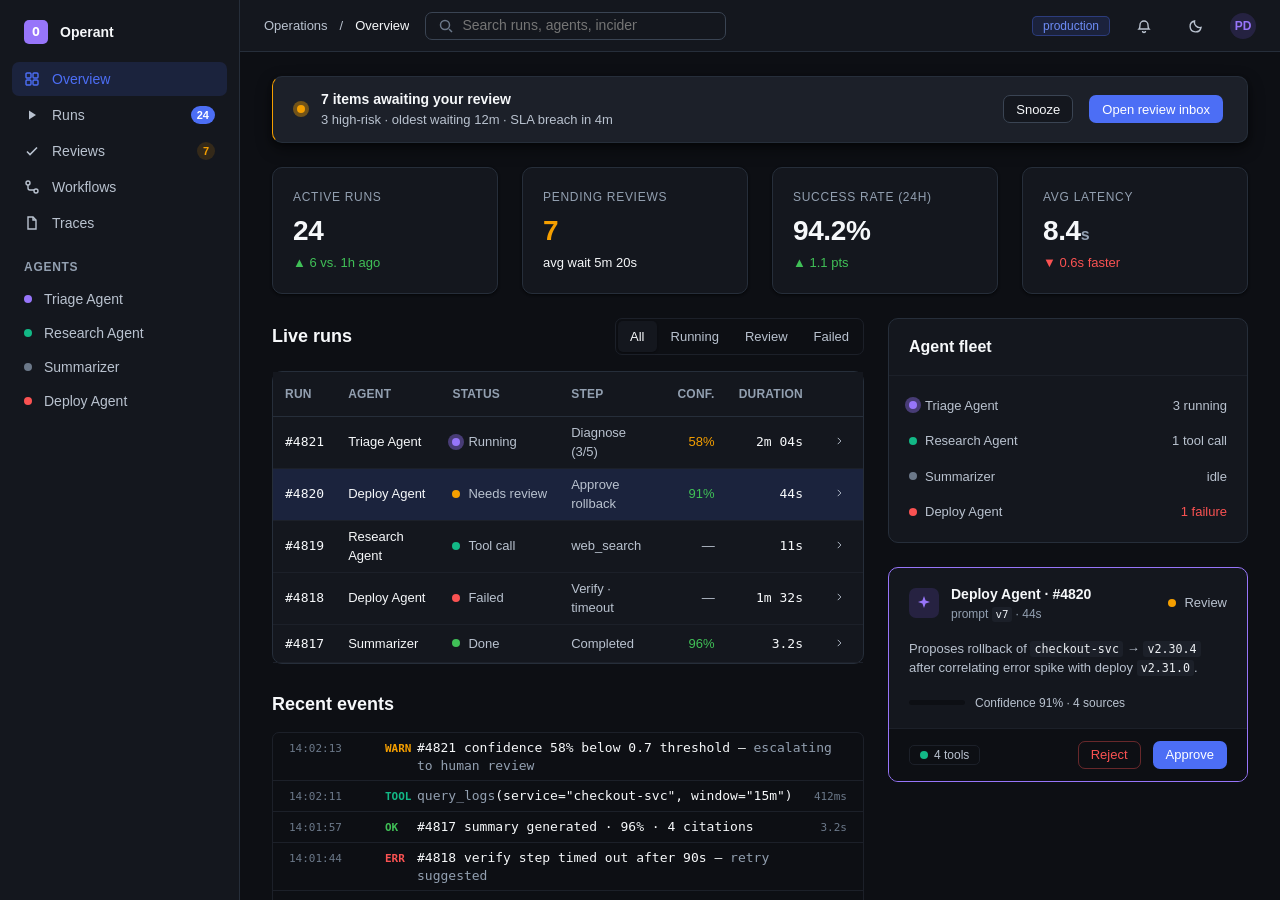
<file: examples/dashboard.html>
<!doctype html>
<html lang="en" data-theme="dark" data-density="comfortable">
<head>
  <meta charset="utf-8">
  <meta name="viewport" content="width=device-width, initial-scale=1">
  <title>AI Operations Dashboard · Operant</title>
  <link rel="stylesheet" href="../css/tokens.css">
  <link rel="stylesheet" href="../css/base.css">
  <link rel="stylesheet" href="../css/components.css">
  <style>
    /* Screen-local layout only — all values still come from tokens */
    .kpis { display: grid; grid-template-columns: repeat(4, 1fr); gap: var(--space-12); }
    .grid-2 { display: grid; grid-template-columns: 1fr var(--w-context); gap: var(--space-12); align-items: start; }
    .brand { display: flex; align-items: center; gap: var(--space-6); font-weight: var(--fw-semibold); }
    .brand-mark { width: 24px; height: 24px; border-radius: var(--radius-sm); background: var(--color-accent);
      display: grid; place-items: center; color: #fff; font-family: var(--font-mono); font-weight: 700; font-size: 13px; }
    .searchbar { flex: 1; max-width: 420px; }
    @media (max-width: 1100px){ .grid-2 { grid-template-columns: 1fr; } .kpis { grid-template-columns: repeat(2,1fr); } }
    @media (max-width: 760px){
      .ods-page { padding: var(--space-8) var(--space-8); }
      .searchbar { display: none; }
      .ods-topbar .ods-badge.-info { display: none; }
    }
    @media (max-width: 420px){ .kpis { grid-template-columns: 1fr; } }
  </style>
</head>
<body>
<div class="ods-shell">

  <!-- LEFT NAV -->
  <nav class="ods-nav" aria-label="Primary">
    <div class="brand" style="padding: var(--space-4) var(--space-6) var(--space-8)">
      <span class="brand-mark">O</span> Operant
    </div>
    <a class="ods-nav-item is-active">${icon.grid} Overview</a>
    <a class="ods-nav-item">${icon.play} Runs <span class="ods-count -primary">24</span></a>
    <a class="ods-nav-item">${icon.check} Reviews <span class="ods-count" style="background:var(--color-human-review-subtle);color:var(--color-human-review)">7</span></a>
    <a class="ods-nav-item">${icon.flow} Workflows</a>
    <a class="ods-nav-item">${icon.doc} Traces</a>

    <div class="ods-nav-group">
      <div class="text-eyebrow">Agents</div>
      <a class="ods-nav-item"><span class="ods-dot -active"></span> Triage Agent</a>
      <a class="ods-nav-item"><span class="ods-dot -automation"></span> Research Agent</a>
      <a class="ods-nav-item"><span class="ods-dot -idle"></span> Summarizer</a>
      <a class="ods-nav-item"><span class="ods-dot -error"></span> Deploy Agent</a>
    </div>
  </nav>

  <div class="ods-scrim" id="navScrim"></div>

  <!-- TOP BAR -->
  <header class="ods-topbar">
    <button class="ods-navtoggle" id="navToggle" aria-label="Toggle navigation" aria-expanded="false">
      <svg viewBox="0 0 16 16" fill="none" stroke="currentColor" stroke-width="1.5"><path d="M2 4h12M2 8h12M2 12h12"/></svg>
    </button>
    <div class="row gap-6 text-muted text-sm crumb"><span>Operations</span><span>/</span><span style="color:var(--color-text)">Overview</span></div>
    <div class="searchbar ods-input-group" style="height:var(--control-h-sm)">
      ${icon.search}
      <input placeholder="Search runs, agents, incidents…  ⌘K" aria-label="Search">
    </div>
    <span class="grow"></span>
    <span class="ods-badge -info">production</span>
    <button class="ods-iconbtn" aria-label="Notifications">${icon.bell}</button>
    <button class="ods-iconbtn" id="themeBtn" aria-label="Toggle theme">${icon.moon}</button>
    <span class="ods-avatar">PD</span>
  </header>

  <!-- MAIN -->
  <main class="ods-main">
    <div class="ods-page stack gap-12">

      <!-- Attention banner: what needs me now -->
      <div class="ods-approval-bar" style="border-left:var(--border-strong) solid var(--color-human-review)">
        <span class="ods-dot -review -pulse"></span>
        <div class="grow">
          <div class="ods-run-name">7 items awaiting your review</div>
          <div class="ods-approval-context">3 high-risk · oldest waiting 12m · SLA breach in 4m</div>
        </div>
        <button class="ods-btn -secondary -sm">Snooze</button>
        <button class="ods-btn -primary -sm">Open review inbox</button>
      </div>

      <!-- KPIs -->
      <section class="kpis" aria-label="Key metrics">
        <div class="ods-card -elevated"><div class="ods-metric">
          <div class="ods-metric-label">Active runs</div>
          <div class="ods-metric-value">24</div>
          <div class="ods-metric-delta -up">▲ 6 vs. 1h ago</div>
        </div></div>
        <div class="ods-card -elevated"><div class="ods-metric">
          <div class="ods-metric-label">Pending reviews</div>
          <div class="ods-metric-value" style="color:var(--color-human-review)">7</div>
          <div class="ods-metric-delta">avg wait 5m 20s</div>
        </div></div>
        <div class="ods-card -elevated"><div class="ods-metric">
          <div class="ods-metric-label">Success rate (24h)</div>
          <div class="ods-metric-value">94.2%</div>
          <div class="ods-metric-delta -up">▲ 1.1 pts</div>
        </div></div>
        <div class="ods-card -elevated"><div class="ods-metric">
          <div class="ods-metric-label">Avg latency</div>
          <div class="ods-metric-value">8.4<span style="font-size:var(--fs-lg);color:var(--color-text-subtle)">s</span></div>
          <div class="ods-metric-delta -down">▼ 0.6s faster</div>
        </div></div>
      </section>

      <div class="grid-2">
        <!-- Left: live runs table -->
        <div class="stack gap-8">
          <div class="row between">
            <h2 class="text-heading">Live runs</h2>
            <div class="ods-segmented" role="tablist" aria-label="Filter">
              <span class="ods-segment is-active">All</span>
              <span class="ods-segment">Running</span>
              <span class="ods-segment">Review</span>
              <span class="ods-segment">Failed</span>
            </div>
          </div>
          <div class="ods-card" data-density="compact">
            <div class="ods-table-scroll">
            <table class="ods-table">
              <thead><tr>
                <th>Run</th><th>Agent</th><th>Status</th><th>Step</th>
                <th class="-num">Conf.</th><th class="-num">Duration</th><th></th>
              </tr></thead>
              <tbody>
                <tr>
                  <td class="mono">#4821</td>
                  <td>Triage Agent</td>
                  <td><span class="ods-status"><span class="ods-dot -active -pulse"></span>Running</span></td>
                  <td class="-muted">Diagnose (3/5)</td>
                  <td class="-num"><span style="color:var(--color-confidence-med)">58%</span></td>
                  <td class="-num mono">2m 04s</td>
                  <td><button class="ods-iconbtn -sm" aria-label="Open">${icon.arrow}</button></td>
                </tr>
                <tr class="is-selected">
                  <td class="mono">#4820</td>
                  <td>Deploy Agent</td>
                  <td><span class="ods-status"><span class="ods-dot -review"></span>Needs review</span></td>
                  <td class="-muted">Approve rollback</td>
                  <td class="-num"><span style="color:var(--color-confidence-high)">91%</span></td>
                  <td class="-num mono">44s</td>
                  <td><button class="ods-iconbtn -sm" aria-label="Open">${icon.arrow}</button></td>
                </tr>
                <tr>
                  <td class="mono">#4819</td>
                  <td>Research Agent</td>
                  <td><span class="ods-status"><span class="ods-dot -automation"></span>Tool call</span></td>
                  <td class="-muted">web_search</td>
                  <td class="-num -muted">—</td>
                  <td class="-num mono">11s</td>
                  <td><button class="ods-iconbtn -sm" aria-label="Open">${icon.arrow}</button></td>
                </tr>
                <tr>
                  <td class="mono">#4818</td>
                  <td>Deploy Agent</td>
                  <td><span class="ods-status"><span class="ods-dot -error"></span>Failed</span></td>
                  <td class="-muted">Verify · timeout</td>
                  <td class="-num -muted">—</td>
                  <td class="-num mono">1m 32s</td>
                  <td><button class="ods-iconbtn -sm" aria-label="Open">${icon.arrow}</button></td>
                </tr>
                <tr>
                  <td class="mono">#4817</td>
                  <td>Summarizer</td>
                  <td><span class="ods-status"><span class="ods-dot -success"></span>Done</span></td>
                  <td class="-muted">Completed</td>
                  <td class="-num"><span style="color:var(--color-confidence-high)">96%</span></td>
                  <td class="-num mono">3.2s</td>
                  <td><button class="ods-iconbtn -sm" aria-label="Open">${icon.arrow}</button></td>
                </tr>
              </tbody>
            </table>
            </div>
          </div>

          <!-- Event log -->
          <h2 class="text-heading" style="margin-top:var(--space-6)">Recent events</h2>
          <div class="ods-log">
            <div class="ods-log-row"><span class="ods-log-time tabular">14:02:13</span><span class="ods-log-level -warn">WARN</span><span class="ods-log-msg">#4821 confidence 58% below 0.7 threshold — <span class="k">escalating to human review</span></span><span class="ods-log-dur tabular"></span></div>
            <div class="ods-log-row"><span class="ods-log-time tabular">14:02:11</span><span class="ods-log-level -tool">TOOL</span><span class="ods-log-msg"><span class="k">query_logs</span>(service="checkout-svc", window="15m")</span><span class="ods-log-dur tabular">412ms</span></div>
            <div class="ods-log-row"><span class="ods-log-time tabular">14:01:57</span><span class="ods-log-level -ok">OK</span><span class="ods-log-msg">#4817 summary generated · 96% · 4 citations</span><span class="ods-log-dur tabular">3.2s</span></div>
            <div class="ods-log-row"><span class="ods-log-time tabular">14:01:44</span><span class="ods-log-level -error">ERR</span><span class="ods-log-msg">#4818 verify step timed out after 90s — <span class="k">retry suggested</span></span><span class="ods-log-dur tabular"></span></div>
            <div class="ods-log-row"><span class="ods-log-time tabular">14:01:20</span><span class="ods-log-level -info">INFO</span><span class="ods-log-msg">#4820 handed off to <span class="k">@ranjith.kumar</span> for approval</span><span class="ods-log-dur tabular"></span></div>
          </div>
        </div>

        <!-- Right: agent fleet + active run detail -->
        <aside class="stack gap-12">
          <div class="ods-card">
            <div class="ods-card-header"><span class="ods-card-title">Agent fleet</span></div>
            <div class="ods-card-body stack gap-8">
              <div class="row between"><span class="ods-status"><span class="ods-dot -active -pulse"></span>Triage Agent</span><span class="text-sm text-muted">3 running</span></div>
              <div class="row between"><span class="ods-status"><span class="ods-dot -automation"></span>Research Agent</span><span class="text-sm text-muted">1 tool call</span></div>
              <div class="row between"><span class="ods-status"><span class="ods-dot -idle"></span>Summarizer</span><span class="text-sm text-muted">idle</span></div>
              <div class="row between"><span class="ods-status"><span class="ods-dot -error"></span>Deploy Agent</span><span class="text-sm" style="color:var(--color-danger)">1 failure</span></div>
            </div>
          </div>

          <!-- Selected active run -->
          <article class="ods-run -active">
            <header class="ods-run-header">
              <span class="ods-run-avatar">${icon.spark}</span>
              <div class="grow">
                <div class="ods-run-name">Deploy Agent · #4820</div>
                <div class="ods-run-sub">prompt <code>v7</code> · 44s</div>
              </div>
              <span class="ods-status"><span class="ods-dot -review"></span>Review</span>
            </header>
            <div class="ods-run-body stack gap-8">
              <p class="text-sm text-muted">Proposes rollback of <code>checkout-svc</code> → <code>v2.30.4</code> after correlating error spike with deploy <code>v2.31.0</code>.</p>
              <div class="ods-confidence -high">
                <span class="ods-confidence-track"><span class="ods-confidence-fill"></span></span>
                <span class="ods-confidence-label">Confidence 91% · 4 sources</span>
              </div>
            </div>
            <footer class="ods-run-footer">
              <span class="ods-badge"><span class="ods-dot -automation"></span> 4 tools</span>
              <span class="grow"></span>
              <button class="ods-btn -danger-ghost -sm">Reject</button>
              <button class="ods-btn -primary -sm">Approve</button>
            </footer>
          </article>
        </aside>
      </div>

    </div>
  </main>
</div>

<script>
  // Icon set (inline SVG strings) — templated into markup above for brevity.
  const icon = {
    grid:'<svg viewBox="0 0 16 16" fill="none" stroke="currentColor" stroke-width="1.4"><rect x="2" y="2" width="5" height="5" rx="1"/><rect x="9" y="2" width="5" height="5" rx="1"/><rect x="2" y="9" width="5" height="5" rx="1"/><rect x="9" y="9" width="5" height="5" rx="1"/></svg>',
    play:'<svg viewBox="0 0 16 16" fill="currentColor"><path d="M5 3.5v9l7-4.5-7-4.5z"/></svg>',
    check:'<svg viewBox="0 0 16 16" fill="none" stroke="currentColor" stroke-width="1.6"><path d="M3 8.5l3 3 7-7"/></svg>',
    flow:'<svg viewBox="0 0 16 16" fill="none" stroke="currentColor" stroke-width="1.4"><circle cx="4" cy="4" r="2"/><circle cx="12" cy="12" r="2"/><path d="M4 6v3a2 2 0 002 2h4"/></svg>',
    doc:'<svg viewBox="0 0 16 16" fill="none" stroke="currentColor" stroke-width="1.4"><path d="M4 2h5l3 3v9H4z"/><path d="M9 2v3h3"/></svg>',
    search:'<svg viewBox="0 0 16 16" fill="none" stroke="currentColor" stroke-width="1.5"><circle cx="7" cy="7" r="4.5"/><path d="M11 11l3 3"/></svg>',
    bell:'<svg viewBox="0 0 16 16" fill="none" stroke="currentColor" stroke-width="1.4"><path d="M4 7a4 4 0 018 0c0 3 1 4 1 4H3s1-1 1-4z"/><path d="M6.5 13a1.5 1.5 0 003 0"/></svg>',
    moon:'<svg viewBox="0 0 16 16" fill="none" stroke="currentColor" stroke-width="1.4"><path d="M13 9.5A5.5 5.5 0 016.5 3a5.5 5.5 0 106.5 6.5z"/></svg>',
    arrow:'<svg viewBox="0 0 16 16" fill="none" stroke="currentColor" stroke-width="1.5"><path d="M6 3l5 5-5 5"/></svg>',
    spark:'<svg viewBox="0 0 16 16" fill="currentColor"><path d="M8 1l1.6 4.4L14 7l-4.4 1.6L8 13l-1.6-4.4L2 7l4.4-1.6z"/></svg>'
  };
  // Replace ${icon.x} placeholders left in the HTML
  document.body.innerHTML = document.body.innerHTML.replace(/\$\{icon\.(\w+)\}/g, (_, k) => icon[k] || '');

  // Theme toggle
  document.getElementById('themeBtn').addEventListener('click', () => {
    const html = document.documentElement;
    html.dataset.theme = html.dataset.theme === 'dark' ? 'light' : 'dark';
  });

  // Mobile nav toggle
  const navToggle = document.getElementById('navToggle');
  const navEl = document.querySelector('.ods-nav');
  const navScrim = document.getElementById('navScrim');
  const closeNav = () => { navEl.classList.remove('is-open'); navScrim.classList.remove('is-open'); navToggle.setAttribute('aria-expanded', 'false'); };
  const openNav = () => { navEl.classList.add('is-open'); navScrim.classList.add('is-open'); navToggle.setAttribute('aria-expanded', 'true'); };
  navToggle.addEventListener('click', () => navEl.classList.contains('is-open') ? closeNav() : openNav());
  navScrim.addEventListener('click', closeNav);
  navEl.querySelectorAll('.ods-nav-item').forEach(item => item.addEventListener('click', closeNav));
</script>
</body>
</html>
</file>
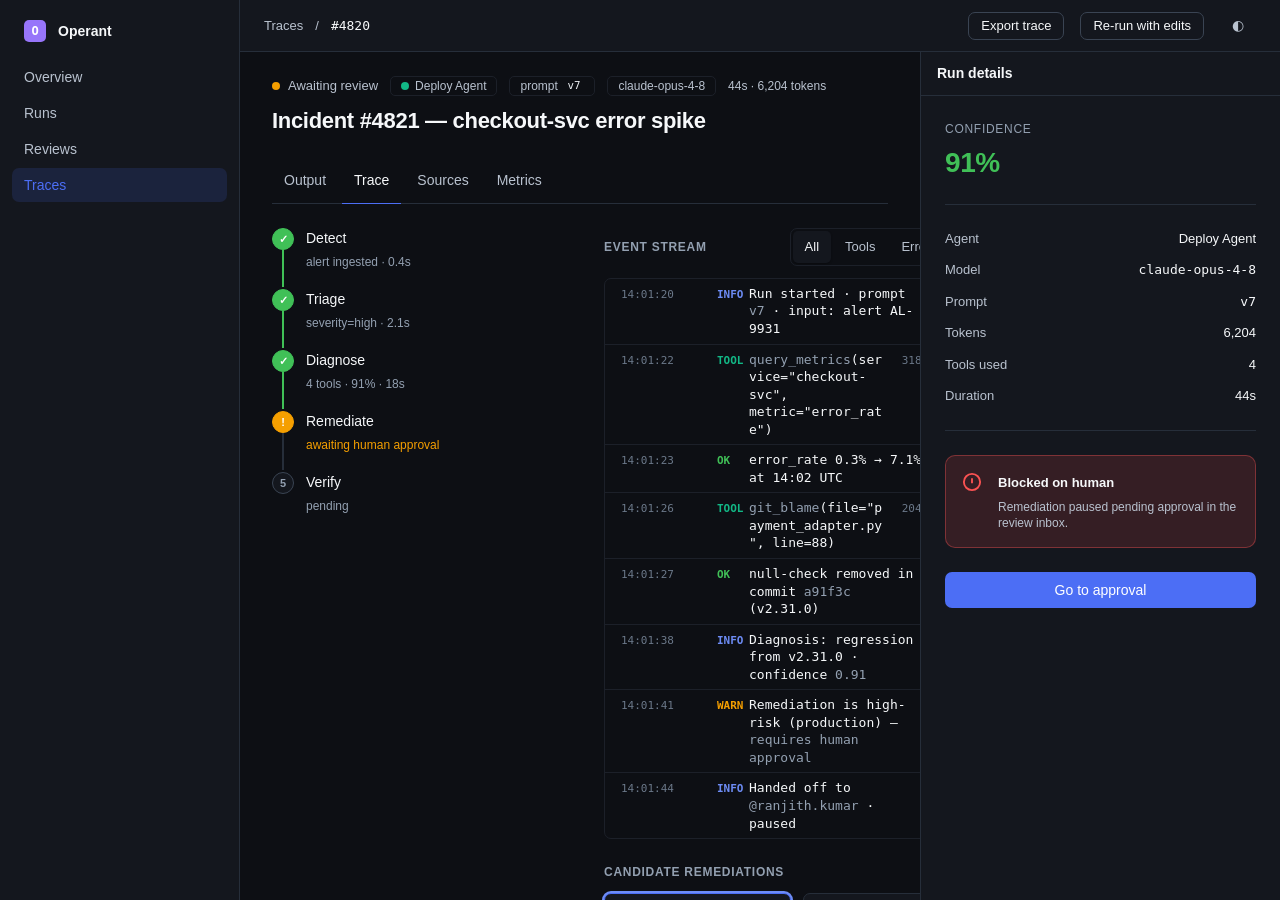
<file: examples/run-detail.html>
<!doctype html>
<html lang="en" data-theme="dark" data-density="comfortable">
<head>
  <meta charset="utf-8">
  <meta name="viewport" content="width=device-width, initial-scale=1">
  <title>Run #4820 · Trace · Operant</title>
  <link rel="stylesheet" href="../css/tokens.css">
  <link rel="stylesheet" href="../css/base.css">
  <link rel="stylesheet" href="../css/components.css">
  <style>
    .trace { display: grid; grid-template-columns: 300px 1fr; gap: var(--space-16); align-items: start; }
    .brand { display:flex; align-items:center; gap:var(--space-6); font-weight:var(--fw-semibold); }
    .brand-mark { width:22px;height:22px;border-radius:var(--radius-sm);background:var(--color-accent);
      display:grid;place-items:center;color:#fff;font-family:var(--font-mono);font-weight:700;font-size:12px; }
    @media (max-width: 900px){ .trace { grid-template-columns: 1fr; } }
    @media (max-width: 640px){ .hide-narrow { display: none; } }
    @media (max-width: 480px){ .hide-xs { display: none; } }
  </style>
</head>
<body>
<div class="ods-shell -with-context">
  <nav class="ods-nav" aria-label="Primary">
    <div class="brand" style="padding: var(--space-4) var(--space-6) var(--space-8)"><span class="brand-mark">O</span> Operant</div>
    <a class="ods-nav-item">Overview</a>
    <a class="ods-nav-item">Runs</a>
    <a class="ods-nav-item">Reviews</a>
    <a class="ods-nav-item is-active">Traces</a>
  </nav>

  <div class="ods-scrim" id="scrim"></div>

  <header class="ods-topbar">
    <button class="ods-navtoggle" id="navToggle" aria-label="Toggle navigation" aria-expanded="false">
      <svg viewBox="0 0 16 16" fill="none" stroke="currentColor" stroke-width="1.5"><path d="M2 4h12M2 8h12M2 12h12"/></svg>
    </button>
    <div class="row gap-6 text-muted text-sm crumb"><span>Traces</span><span>/</span><span class="mono" style="color:var(--color-text)">#4820</span></div>
    <span class="grow"></span>
    <button class="ods-btn -secondary -sm hide-narrow">Export trace</button>
    <button class="ods-btn -secondary -sm hide-xs">Re-run with edits</button>
    <button class="ods-iconbtn ods-context-toggle" id="contextToggle" aria-label="Open run details">
      <svg viewBox="0 0 16 16" fill="none" stroke="currentColor" stroke-width="1.5"><circle cx="8" cy="8" r="6.5"/><path d="M8 5.5v.01M8 7.5v3.5"/></svg>
    </button>
    <button class="ods-iconbtn" id="themeBtn" aria-label="Toggle theme">◐</button>
  </header>

  <main class="ods-main">
    <div class="ods-page stack gap-12">
      <!-- Header -->
      <div class="stack gap-6">
        <div class="row gap-6 wrap">
          <span class="ods-status"><span class="ods-dot -review"></span>Awaiting review</span>
          <span class="ods-badge"><span class="ods-dot -automation"></span> Deploy Agent</span>
          <span class="ods-badge">prompt <code style="background:transparent">v7</code></span>
          <span class="ods-badge">claude-opus-4-8</span>
          <span class="text-caption">44s · 6,204 tokens</span>
        </div>
        <h1 class="text-title">Incident #4821 — checkout-svc error spike</h1>
      </div>

      <!-- Tabs -->
      <div class="ods-tabs" role="tablist">
        <span class="ods-tab" role="tab">Output</span>
        <span class="ods-tab is-active" role="tab" aria-selected="true">Trace</span>
        <span class="ods-tab" role="tab">Sources</span>
        <span class="ods-tab" role="tab">Metrics</span>
      </div>

      <div class="trace">
        <!-- Stepper -->
        <div class="ods-stepper" aria-label="Execution steps">
          <div class="ods-step is-done">
            <div class="ods-step-rail"><div class="ods-step-node">✓</div><div class="ods-step-line"></div></div>
            <div class="ods-step-body"><div class="ods-step-title">Detect</div><div class="ods-step-meta">alert ingested · 0.4s</div></div>
          </div>
          <div class="ods-step is-done">
            <div class="ods-step-rail"><div class="ods-step-node">✓</div><div class="ods-step-line"></div></div>
            <div class="ods-step-body"><div class="ods-step-title">Triage</div><div class="ods-step-meta">severity=high · 2.1s</div></div>
          </div>
          <div class="ods-step is-done">
            <div class="ods-step-rail"><div class="ods-step-node">✓</div><div class="ods-step-line"></div></div>
            <div class="ods-step-body"><div class="ods-step-title">Diagnose</div><div class="ods-step-meta">4 tools · 91% · 18s</div></div>
          </div>
          <div class="ods-step is-review">
            <div class="ods-step-rail"><div class="ods-step-node">!</div><div class="ods-step-line"></div></div>
            <div class="ods-step-body"><div class="ods-step-title">Remediate</div><div class="ods-step-meta" style="color:var(--color-human-review)">awaiting human approval</div></div>
          </div>
          <div class="ods-step">
            <div class="ods-step-rail"><div class="ods-step-node">5</div></div>
            <div class="ods-step-body"><div class="ods-step-title">Verify</div><div class="ods-step-meta">pending</div></div>
          </div>
        </div>

        <!-- Event log -->
        <div class="stack gap-6">
          <div class="row between">
            <div class="text-eyebrow">Event stream</div>
            <div class="ods-segmented" aria-label="Log filter">
              <span class="ods-segment is-active">All</span>
              <span class="ods-segment">Tools</span>
              <span class="ods-segment">Errors</span>
            </div>
          </div>
          <div class="ods-log">
            <div class="ods-log-row"><span class="ods-log-time tabular">14:01:20</span><span class="ods-log-level -info">INFO</span><span class="ods-log-msg">Run started · prompt <span class="k">v7</span> · input: alert AL-9931</span><span class="ods-log-dur tabular"></span></div>
            <div class="ods-log-row"><span class="ods-log-time tabular">14:01:22</span><span class="ods-log-level -tool">TOOL</span><span class="ods-log-msg"><span class="k">query_metrics</span>(service="checkout-svc", metric="error_rate")</span><span class="ods-log-dur tabular">318ms</span></div>
            <div class="ods-log-row"><span class="ods-log-time tabular">14:01:23</span><span class="ods-log-level -ok">OK</span><span class="ods-log-msg">error_rate 0.3% → 7.1% at 14:02 UTC</span><span class="ods-log-dur tabular"></span></div>
            <div class="ods-log-row"><span class="ods-log-time tabular">14:01:26</span><span class="ods-log-level -tool">TOOL</span><span class="ods-log-msg"><span class="k">git_blame</span>(file="payment_adapter.py", line=88)</span><span class="ods-log-dur tabular">204ms</span></div>
            <div class="ods-log-row"><span class="ods-log-time tabular">14:01:27</span><span class="ods-log-level -ok">OK</span><span class="ods-log-msg">null-check removed in commit <span class="k">a91f3c</span> (v2.31.0)</span><span class="ods-log-dur tabular"></span></div>
            <div class="ods-log-row"><span class="ods-log-time tabular">14:01:38</span><span class="ods-log-level -info">INFO</span><span class="ods-log-msg">Diagnosis: regression from v2.31.0 · confidence <span class="k">0.91</span></span><span class="ods-log-dur tabular"></span></div>
            <div class="ods-log-row"><span class="ods-log-time tabular">14:01:41</span><span class="ods-log-level -warn">WARN</span><span class="ods-log-msg">Remediation is high-risk (production) — <span class="k">requires human approval</span></span><span class="ods-log-dur tabular"></span></div>
            <div class="ods-log-row"><span class="ods-log-time tabular">14:01:44</span><span class="ods-log-level -info">INFO</span><span class="ods-log-msg">Handed off to <span class="k">@ranjith.kumar</span> · paused</span><span class="ods-log-dur tabular"></span></div>
          </div>

          <!-- Uncertain / candidates -->
          <div class="text-eyebrow" style="margin-top:var(--space-6)">Candidate remediations</div>
          <div class="ods-candidates">
            <div class="ods-candidate is-selected">
              <div class="row between"><b class="text-sm">Rollback to v2.30.4</b><span class="ods-badge -success">recommended</span></div>
              <p class="text-caption" style="margin-top:var(--space-4)">Reversible · low blast radius · restores known-good.</p>
              <div class="ods-confidence -high" style="margin-top:var(--space-6)"><span class="ods-confidence-track"><span class="ods-confidence-fill"></span></span><span class="ods-confidence-label">91%</span></div>
            </div>
            <div class="ods-candidate">
              <div class="row between"><b class="text-sm">Hotfix null-check</b><span class="ods-badge">forward-fix</span></div>
              <p class="text-caption" style="margin-top:var(--space-4)">Keeps v2.31 features · needs new build + review.</p>
              <div class="ods-confidence -med" style="margin-top:var(--space-6)"><span class="ods-confidence-track"><span class="ods-confidence-fill"></span></span><span class="ods-confidence-label">57%</span></div>
            </div>
          </div>
        </div>
      </div>
    </div>
  </main>

  <!-- Right context panel -->
  <aside class="ods-context" id="contextPanel">
    <div class="ods-pane-header">
      <b>Run details</b>
      <span class="grow"></span>
      <button class="ods-iconbtn ods-context-toggle" id="contextClose" aria-label="Close run details">✕</button>
    </div>
    <div class="stack gap-12" style="padding: var(--space-12)">
      <div class="ods-metric" style="padding:0">
        <div class="ods-metric-label">Confidence</div>
        <div class="ods-metric-value" style="color:var(--color-confidence-high)">91%</div>
      </div>
      <hr class="divider">
      <div class="stack gap-6 text-sm">
        <div class="row between"><span class="text-muted">Agent</span><span>Deploy Agent</span></div>
        <div class="row between"><span class="text-muted">Model</span><span class="mono">claude-opus-4-8</span></div>
        <div class="row between"><span class="text-muted">Prompt</span><span class="mono">v7</span></div>
        <div class="row between"><span class="text-muted">Tokens</span><span class="tabular">6,204</span></div>
        <div class="row between"><span class="text-muted">Tools used</span><span>4</span></div>
        <div class="row between"><span class="text-muted">Duration</span><span class="tabular">44s</span></div>
      </div>
      <hr class="divider">
      <div class="ods-error-state" style="padding:var(--space-8)">
        <svg viewBox="0 0 16 16" fill="none" stroke="currentColor" stroke-width="1.5"><circle cx="8" cy="8" r="6.5"/><path d="M8 5v4M8 11h.01"/></svg>
        <div><b class="text-sm">Blocked on human</b><p class="text-caption" style="margin-top:var(--space-3)">Remediation paused pending approval in the review inbox.</p></div>
      </div>
      <a class="ods-btn -primary -block" href="approval-inbox.html">Go to approval</a>
    </div>
  </aside>
</div>

<script>
  document.getElementById('themeBtn').addEventListener('click', () => {
    const h = document.documentElement; h.dataset.theme = h.dataset.theme === 'dark' ? 'light' : 'dark';
  });

  // Mobile nav toggle + off-canvas context drawer share one scrim
  const navToggle = document.getElementById('navToggle');
  const navEl = document.querySelector('.ods-nav');
  const contextToggle = document.getElementById('contextToggle');
  const contextClose = document.getElementById('contextClose');
  const contextEl = document.getElementById('contextPanel');
  const scrim = document.getElementById('scrim');

  const closeAll = () => {
    navEl.classList.remove('is-open'); contextEl.classList.remove('is-open');
    scrim.classList.remove('is-open'); navToggle.setAttribute('aria-expanded', 'false');
  };
  navToggle.addEventListener('click', () => {
    const opening = !navEl.classList.contains('is-open');
    closeAll();
    if (opening) { navEl.classList.add('is-open'); scrim.classList.add('is-open'); navToggle.setAttribute('aria-expanded', 'true'); }
  });
  contextToggle.addEventListener('click', () => {
    const opening = !contextEl.classList.contains('is-open');
    closeAll();
    if (opening) { contextEl.classList.add('is-open'); scrim.classList.add('is-open'); }
  });
  contextClose.addEventListener('click', closeAll);
  scrim.addEventListener('click', closeAll);
  navEl.querySelectorAll('.ods-nav-item').forEach(item => item.addEventListener('click', closeAll));

  document.querySelectorAll('.ods-tab').forEach(t => t.addEventListener('click', () => {
    document.querySelectorAll('.ods-tab').forEach(x=>{x.classList.remove('is-active');x.setAttribute('aria-selected','false');});
    t.classList.add('is-active'); t.setAttribute('aria-selected','true');
  }));
  document.querySelectorAll('.ods-candidate').forEach(c => c.addEventListener('click', () => {
    document.querySelectorAll('.ods-candidate').forEach(x=>x.classList.remove('is-selected'));
    c.classList.add('is-selected');
  }));
</script>
</body>
</html>
</file>
<file: css/tokens.css>
/* ============================================================================
   OPERANT DESIGN SYSTEM — TOKENS
   A design language for AI-assisted workflows & agentic interfaces.

   Layer order (do not reorder):
     1. Primitives   — raw values. NEVER reference these directly in components.
     2. Semantic     — meaning-mapped tokens. Components reference ONLY these.
     3. Theme        — light (:root) and dark ([data-theme="dark"]) mappings.
     4. Density      — comfortable (default) and compact modes.

   Rule for agents: components consume --color-*, --space-*, --font-*, --radius-*,
   --shadow-*, --z-*, --size-icon-*. They must never consume --slate-500, --blue-600,
   etc. If a needed semantic token does not exist, ADD one here — do not hardcode.
   ============================================================================ */

/* ---------------------------------------------------------------------------
   1. PRIMITIVES — raw palette & scales (theme-agnostic, never used in components)
   --------------------------------------------------------------------------- */
:root {
  /* Neutrals — cool slate, the operational backbone */
  --slate-0:   #ffffff;
  --slate-25:  #fbfcfd;
  --slate-50:  #f6f8fa;
  --slate-100: #eceff3;
  --slate-150: #e2e7ed;
  --slate-200: #d6dce4;
  --slate-300: #b9c2cf;
  --slate-400: #93a0b1;
  --slate-500: #6b7889;
  --slate-600: #4f5b6b;
  --slate-700: #3a4453;
  --slate-800: #262e3a;
  --slate-850: #1c2029;
  --slate-900: #14171e;
  --slate-950: #0d0f14;

  /* Blue — primary / intelligence / trust (restrained, not neon) */
  --blue-50:  #eef2ff;
  --blue-100: #dbe4ff;
  --blue-200: #bac8ff;
  --blue-300: #91a7ff;
  --blue-400: #6d8cf5;
  --blue-500: #4c6ef5;
  --blue-600: #3b5bdb;
  --blue-700: #324bb8;
  --blue-800: #2b3f93;
  --blue-900: #23336f;

  /* Iris/Violet — AGENT identity (distinct from status semantics) */
  --iris-50:  #f3f0ff;
  --iris-100: #e5dbff;
  --iris-200: #d0bfff;
  --iris-300: #b197fc;
  --iris-400: #9775fa;
  --iris-500: #845ef7;
  --iris-600: #7048e8;
  --iris-700: #5f3dc4;
  --iris-800: #4d2f9e;

  /* Teal — automation / info-secondary */
  --teal-50:  #e6fcf5;
  --teal-100: #c3fae8;
  --teal-300: #63e6be;
  --teal-500: #12b886;
  --teal-600: #0ca678;
  --teal-700: #099268;

  /* Green — success */
  --green-50:  #ebfbee;
  --green-100: #d3f9d8;
  --green-300: #8ce99a;
  --green-500: #40c057;
  --green-600: #2f9e44;
  --green-700: #2b8a3e;

  /* Amber — warning / human-review */
  --amber-50:  #fff9db;
  --amber-100: #ffec99;
  --amber-300: #ffd43b;
  --amber-500: #f59f00;
  --amber-600: #e8850c;
  --amber-700: #d9730b;

  /* Red — danger / agent-error */
  --red-50:  #fff5f5;
  --red-100: #ffe3e3;
  --red-300: #ff8787;
  --red-500: #fa5252;
  --red-600: #e03131;
  --red-700: #c92a2a;

  /* Type families */
  --font-sans: "Inter", "SF Pro Text", -apple-system, BlinkMacSystemFont,
               "Segoe UI", Roboto, Helvetica, Arial, sans-serif;
  --font-display: "Inter", var(--font-sans); /* tight-tracked large headings */
  --font-mono: "JetBrains Mono", "SF Mono", ui-monospace, "Cascadia Code",
               "Roboto Mono", Menlo, Consolas, monospace;

  /* Type scale — 1.20 minor-third, tuned for dense dashboards */
  --fs-2xs: 0.6875rem;  /* 11px — dense table meta, timestamps */
  --fs-xs:  0.75rem;    /* 12px — labels, badges, captions */
  --fs-sm:  0.8125rem;  /* 13px — dense body, table cells */
  --fs-md:  0.875rem;   /* 14px — DEFAULT UI body */
  --fs-lg:  1rem;       /* 16px — prompt/response reading surfaces */
  --fs-xl:  1.125rem;   /* 18px — card titles, section heads */
  --fs-2xl: 1.375rem;   /* 22px — page titles */
  --fs-3xl: 1.75rem;    /* 28px — display */
  --fs-4xl: 2.25rem;    /* 36px — hero display (rare in-app) */

  --lh-tight:   1.2;
  --lh-snug:    1.35;
  --lh-normal:  1.5;
  --lh-relaxed: 1.65;   /* long-form AI response reading */

  --fw-regular:  400;
  --fw-medium:   500;
  --fw-semibold: 600;
  --fw-bold:     700;

  --tracking-tight:  -0.014em;
  --tracking-normal:  0;
  --tracking-wide:    0.02em;
  --tracking-caps:    0.06em; /* uppercase eyebrow labels */

  /* Spacing — 4px base grid. Use tokens, never raw px. */
  --space-0:   0;
  --space-1:   0.125rem; /* 2  */
  --space-2:   0.25rem;  /* 4  */
  --space-3:   0.375rem; /* 6  */
  --space-4:   0.5rem;   /* 8  */
  --space-5:   0.625rem; /* 10 */
  --space-6:   0.75rem;  /* 12 */
  --space-8:   1rem;     /* 16 */
  --space-10:  1.25rem;  /* 20 */
  --space-12:  1.5rem;   /* 24 */
  --space-16:  2rem;     /* 32 */
  --space-20:  2.5rem;   /* 40 */
  --space-24:  3rem;     /* 48 */
  --space-32:  4rem;     /* 64 */

  /* Radius */
  --radius-none: 0;
  --radius-xs:   3px;
  --radius-sm:   5px;
  --radius-md:   7px;   /* DEFAULT for inputs, buttons, cells */
  --radius-lg:   10px;  /* cards, panels */
  --radius-xl:   14px;  /* modals, large surfaces */
  --radius-full: 999px; /* pills, avatars */

  /* Border widths */
  --border-hairline: 1px;
  --border-strong:   1.5px;
  --border-focus:    2px;

  /* Layout widths */
  --w-rail:            56px;   /* collapsed icon rail */
  --w-nav:            240px;   /* left workflow/nav rail */
  --w-nav-wide:       280px;
  --w-context:        360px;   /* right context panel */
  --w-context-wide:   420px;
  --w-content-max:   1440px;   /* app shell max */
  --w-reading-max:    720px;   /* prose/response max line length */
  --h-topnav:          52px;
  --h-toolbar:         44px;
  --h-row:             40px;   /* comfortable table/list row */
  --h-row-compact:     32px;

  /* Motion — calm, operational; nothing bouncy */
  --dur-instant: 60ms;
  --dur-fast:   120ms;
  --dur-base:   180ms;
  --dur-slow:   260ms;
  --ease-out:      cubic-bezier(0.2, 0, 0, 1);
  --ease-in-out:   cubic-bezier(0.45, 0, 0.15, 1);
  --ease-standard: cubic-bezier(0.2, 0, 0.2, 1);

  /* Z-index scale */
  --z-base:       0;
  --z-sticky:    100;
  --z-nav:       200;
  --z-dropdown:  400;
  --z-drawer:    500;
  --z-modal:     600;
  --z-toast:     700;
  --z-tooltip:   800;
  --z-command:   900; /* command palette above everything */

  /* Icon sizing */
  --size-icon-xs: 12px;
  --size-icon-sm: 14px;
  --size-icon-md: 16px; /* DEFAULT */
  --size-icon-lg: 20px;
  --size-icon-xl: 24px;

  /* Focus ring (composed once, reused everywhere) */
  --focus-ring: 0 0 0 var(--border-focus) var(--color-focus-ring);
}

/* ---------------------------------------------------------------------------
   3a. LIGHT THEME (default) — semantic mappings
   --------------------------------------------------------------------------- */
:root,
[data-theme="light"] {
  color-scheme: light;

  /* Surfaces — z-height increases with elevation */
  --color-bg:               var(--slate-50);   /* app canvas */
  --color-surface:          var(--slate-0);    /* cards, panels */
  --color-surface-elevated: var(--slate-0);    /* menus, popovers (+ shadow) */
  --color-surface-sunken:   var(--slate-100);  /* wells, inset code, console */
  --color-surface-hover:    var(--slate-50);
  --color-surface-active:   var(--slate-100);
  --color-surface-selected: var(--blue-50);

  /* Text */
  --color-text:        var(--slate-900);
  --color-text-muted:  var(--slate-600);
  --color-text-subtle: var(--slate-500);
  --color-text-faint:  var(--slate-400);
  --color-text-onbrand: var(--slate-0);
  --color-text-link:   var(--blue-600);

  /* Borders */
  --color-border:        var(--slate-200);
  --color-border-strong: var(--slate-300);
  --color-border-subtle: var(--slate-150);
  --color-divider:       var(--slate-150);

  /* Brand / interactive */
  --color-primary:        var(--blue-600);
  --color-primary-hover:  var(--blue-700);
  --color-primary-active: var(--blue-800);
  --color-primary-subtle: var(--blue-50);
  --color-primary-border: var(--blue-200);
  --color-accent:         var(--iris-600);
  --color-accent-subtle:  var(--iris-50);

  /* Status — text/icon foreground, subtle bg fill, and border variants */
  --color-success:        var(--green-600);
  --color-success-subtle: var(--green-50);
  --color-success-border: var(--green-300);
  --color-warning:        var(--amber-700);
  --color-warning-subtle: var(--amber-50);
  --color-warning-border: var(--amber-300);
  --color-danger:         var(--red-600);
  --color-danger-subtle:  var(--red-50);
  --color-danger-border:  var(--red-300);
  --color-info:           var(--blue-600);
  --color-info-subtle:    var(--blue-50);
  --color-info-border:    var(--blue-200);

  /* AI / agent semantics — the differentiators of this system */
  --color-agent-active:   var(--iris-600); /* thinking / running */
  --color-agent-active-subtle: var(--iris-50);
  --color-agent-idle:     var(--slate-400);
  --color-agent-idle-subtle:   var(--slate-100);
  --color-agent-error:    var(--red-600);
  --color-agent-error-subtle:  var(--red-50);
  --color-human-review:   var(--amber-700); /* needs a person */
  --color-human-review-subtle: var(--amber-50);
  --color-automation-step: var(--teal-600); /* deterministic/tool step */
  --color-automation-step-subtle: var(--teal-50);
  --color-streaming:      var(--iris-500);  /* live token stream accent */
  --color-confidence-high: var(--green-600);
  --color-confidence-med:  var(--amber-600);
  --color-confidence-low:  var(--red-600);

  /* Utility */
  --color-focus-ring: var(--blue-500);
  --color-overlay:    rgba(20, 23, 30, 0.45); /* modal scrim */
  --color-selection:  var(--blue-100);
  --color-code-bg:    var(--slate-100);
  --color-code-text:  var(--slate-800);

  /* Shadows — soft, low-spread; elevation reads as calm, not floaty */
  --shadow-xs: 0 1px 2px rgba(20, 23, 30, 0.06);
  --shadow-sm: 0 1px 3px rgba(20, 23, 30, 0.08), 0 1px 2px rgba(20, 23, 30, 0.04);
  --shadow-md: 0 4px 12px rgba(20, 23, 30, 0.10), 0 1px 3px rgba(20, 23, 30, 0.06);
  --shadow-lg: 0 12px 32px rgba(20, 23, 30, 0.14), 0 2px 8px rgba(20, 23, 30, 0.06);
  --shadow-focus: var(--focus-ring);
}

/* ---------------------------------------------------------------------------
   3b. DARK THEME — the primary operational surface for most ops teams
   --------------------------------------------------------------------------- */
[data-theme="dark"] {
  color-scheme: dark;

  --color-bg:               var(--slate-950);
  --color-surface:          var(--slate-900);
  --color-surface-elevated: var(--slate-850);
  --color-surface-sunken:   var(--slate-950);
  --color-surface-hover:    var(--slate-850);
  --color-surface-active:   var(--slate-800);
  --color-surface-selected: rgba(76, 110, 245, 0.14);

  --color-text:        var(--slate-50);
  --color-text-muted:  var(--slate-300);
  --color-text-subtle: var(--slate-400);
  --color-text-faint:  var(--slate-500);
  --color-text-onbrand: var(--slate-0);
  --color-text-link:   var(--blue-300);

  --color-border:        var(--slate-800);
  --color-border-strong: var(--slate-700);
  --color-border-subtle: var(--slate-850);
  --color-divider:       var(--slate-800);

  --color-primary:        var(--blue-500);
  --color-primary-hover:  var(--blue-400);
  --color-primary-active: var(--blue-300);
  --color-primary-subtle: rgba(76, 110, 245, 0.14);
  --color-primary-border: rgba(76, 110, 245, 0.35);
  --color-accent:         var(--iris-400);
  --color-accent-subtle:  rgba(132, 94, 247, 0.16);

  --color-success:        var(--green-500);
  --color-success-subtle: rgba(64, 192, 87, 0.14);
  --color-success-border: rgba(64, 192, 87, 0.35);
  --color-warning:        var(--amber-500);
  --color-warning-subtle: rgba(245, 159, 0, 0.14);
  --color-warning-border: rgba(245, 159, 0, 0.35);
  --color-danger:         var(--red-500);
  --color-danger-subtle:  rgba(250, 82, 82, 0.14);
  --color-danger-border:  rgba(250, 82, 82, 0.38);
  --color-info:           var(--blue-400);
  --color-info-subtle:    rgba(76, 110, 245, 0.14);
  --color-info-border:    rgba(76, 110, 245, 0.35);

  --color-agent-active:   var(--iris-400);
  --color-agent-active-subtle: rgba(132, 94, 247, 0.16);
  --color-agent-idle:     var(--slate-500);
  --color-agent-idle-subtle:   var(--slate-800);
  --color-agent-error:    var(--red-500);
  --color-agent-error-subtle:  rgba(250, 82, 82, 0.14);
  --color-human-review:   var(--amber-500);
  --color-human-review-subtle: rgba(245, 159, 0, 0.14);
  --color-automation-step: var(--teal-500);
  --color-automation-step-subtle: rgba(18, 184, 134, 0.14);
  --color-streaming:      var(--iris-300);
  --color-confidence-high: var(--green-500);
  --color-confidence-med:  var(--amber-500);
  --color-confidence-low:  var(--red-500);

  --color-focus-ring: var(--blue-400);
  --color-overlay:    rgba(0, 0, 0, 0.60);
  --color-selection:  rgba(76, 110, 245, 0.30);
  --color-code-bg:    var(--slate-850);
  --color-code-text:  var(--slate-100);

  --shadow-xs: 0 1px 2px rgba(0, 0, 0, 0.30);
  --shadow-sm: 0 1px 3px rgba(0, 0, 0, 0.40), 0 1px 2px rgba(0, 0, 0, 0.30);
  --shadow-md: 0 6px 16px rgba(0, 0, 0, 0.45), 0 2px 4px rgba(0, 0, 0, 0.35);
  --shadow-lg: 0 16px 40px rgba(0, 0, 0, 0.55), 0 4px 10px rgba(0, 0, 0, 0.40);
  --shadow-focus: var(--focus-ring);
}

/* ---------------------------------------------------------------------------
   4. DENSITY MODES — comfortable (default) vs compact
   Apply data-density="compact" on <html> or any subtree (e.g. a data table).
   Components read --row-h / --control-h / --density-pad-* so density cascades.
   --------------------------------------------------------------------------- */
:root,
[data-density="comfortable"] {
  --row-h:        var(--h-row);          /* 40 */
  --control-h:    36px;
  --control-h-sm: 28px;
  --density-pad-x: var(--space-8);       /* 16 */
  --density-pad-y: var(--space-4);       /* 8  */
  --density-gap:   var(--space-6);       /* 12 */
  --density-font:  var(--fs-md);
}

[data-density="compact"] {
  --row-h:        var(--h-row-compact);  /* 32 */
  --control-h:    30px;
  --control-h-sm: 24px;
  --density-pad-x: var(--space-6);       /* 12 */
  --density-pad-y: var(--space-3);       /* 6  */
  --density-gap:   var(--space-4);       /* 8  */
  --density-font:  var(--fs-sm);
}

/* Respect reduced-motion globally */
@media (prefers-reduced-motion: reduce) {
  :root {
    --dur-instant: 0ms; --dur-fast: 0ms; --dur-base: 0ms; --dur-slow: 0ms;
  }
}
</file>
<file: css/base.css>
/* ============================================================================
   OPERANT — BASE LAYER
   Minimal reset + typographic defaults + a small utility set.
   Depends on: tokens.css (must load first).
   ============================================================================ */

*, *::before, *::after { box-sizing: border-box; }
* { margin: 0; }

html {
  -webkit-text-size-adjust: 100%;
  font-family: var(--font-sans);
  font-size: 16px;
  line-height: var(--lh-normal);
}

body {
  background: var(--color-bg);
  color: var(--color-text);
  font-size: var(--fs-md);
  font-weight: var(--fw-regular);
  -webkit-font-smoothing: antialiased;
  text-rendering: optimizeLegibility;
  font-feature-settings: "cv05" 1, "ss01" 1, "tnum" 0; /* Inter tweaks */
}

::selection { background: var(--color-selection); }

img, svg, video, canvas { display: block; max-width: 100%; }
svg { flex: none; }

button, input, textarea, select {
  font: inherit;
  color: inherit;
}

a { color: var(--color-text-link); text-decoration: none; }
a:hover { text-decoration: underline; }

/* Global focus discipline — visible ring for keyboard, none for pointer */
:focus { outline: none; }
:focus-visible {
  outline: none;
  box-shadow: var(--shadow-focus);
  border-radius: var(--radius-sm);
}

/* ---- Typography roles ---- */
.text-display { font-family: var(--font-display); font-size: var(--fs-3xl);
  font-weight: var(--fw-bold); line-height: var(--lh-tight); letter-spacing: var(--tracking-tight); }
.text-title   { font-size: var(--fs-2xl); font-weight: var(--fw-semibold);
  line-height: var(--lh-tight); letter-spacing: var(--tracking-tight); }
.text-heading { font-size: var(--fs-xl); font-weight: var(--fw-semibold); line-height: var(--lh-snug); }
.text-subhead { font-size: var(--fs-lg); font-weight: var(--fw-semibold); line-height: var(--lh-snug); }
.text-body    { font-size: var(--fs-md); line-height: var(--lh-normal); }
.text-body-lg { font-size: var(--fs-lg); line-height: var(--lh-relaxed); } /* AI prose */
.text-sm      { font-size: var(--fs-sm); line-height: var(--lh-normal); }
.text-caption { font-size: var(--fs-xs); line-height: var(--lh-snug); color: var(--color-text-muted); }
.text-eyebrow { font-size: var(--fs-xs); font-weight: var(--fw-semibold);
  text-transform: uppercase; letter-spacing: var(--tracking-caps); color: var(--color-text-subtle); }

.text-muted  { color: var(--color-text-muted); }
.text-subtle { color: var(--color-text-subtle); }
.text-faint  { color: var(--color-text-faint); }

/* Monospace sub-system — prompts, logs, traces, tool calls, structured output */
.mono, code, kbd, samp, pre {
  font-family: var(--font-mono);
  font-feature-settings: "liga" 0;
}
code {
  font-size: 0.9em;
  background: var(--color-code-bg);
  color: var(--color-code-text);
  padding: 0.1em 0.35em;
  border-radius: var(--radius-xs);
}
pre {
  font-size: var(--fs-sm);
  line-height: var(--lh-snug);
  background: var(--color-surface-sunken);
  color: var(--color-code-text);
  padding: var(--space-8);
  border-radius: var(--radius-md);
  overflow-x: auto;
  border: var(--border-hairline) solid var(--color-border-subtle);
}
kbd {
  font-size: var(--fs-2xs);
  background: var(--color-surface-elevated);
  border: var(--border-hairline) solid var(--color-border-strong);
  border-bottom-width: 2px;
  border-radius: var(--radius-sm);
  padding: 0.1em 0.4em;
  color: var(--color-text-muted);
}

/* Numeric alignment for tables/metrics */
.tabular { font-variant-numeric: tabular-nums; }

/* ---- Small utility set (spacing uses tokens only) ---- */
.stack   { display: flex; flex-direction: column; }
.row     { display: flex; align-items: center; }
.between { justify-content: space-between; }
.wrap    { flex-wrap: wrap; }
.grow    { flex: 1 1 auto; min-width: 0; }
.gap-2 { gap: var(--space-2); } .gap-4 { gap: var(--space-4); }
.gap-6 { gap: var(--space-6); } .gap-8 { gap: var(--space-8); }
.gap-12{ gap: var(--space-12);} .gap-16{ gap: var(--space-16);}
.truncate { overflow: hidden; text-overflow: ellipsis; white-space: nowrap; }
/* Breadcrumb-style rows: shrink and clip before pushing sibling tags off a topbar */
.crumb { min-width: 0; overflow: hidden; white-space: nowrap; }
.crumb > span:last-child { overflow: hidden; text-overflow: ellipsis; }
.divider  { height: 1px; background: var(--color-divider); border: 0; }
.vdivider { width: 1px; align-self: stretch; background: var(--color-divider); }
.scroll-y { overflow-y: auto; overscroll-behavior: contain; }

.sr-only {
  position: absolute; width: 1px; height: 1px; padding: 0; margin: -1px;
  overflow: hidden; clip: rect(0,0,0,0); white-space: nowrap; border: 0;
}

/* Custom scrollbars — quiet, operational */
.scroll-y::-webkit-scrollbar, .scroll-x::-webkit-scrollbar { width: 10px; height: 10px; }
.scroll-y::-webkit-scrollbar-thumb, .scroll-x::-webkit-scrollbar-thumb {
  background: var(--color-border-strong); border-radius: var(--radius-full);
  border: 3px solid transparent; background-clip: content-box;
}
.scroll-y::-webkit-scrollbar-thumb:hover { background: var(--color-text-faint); background-clip: content-box; }
</file>
<file: css/components.css>
/* ============================================================================
   OPERANT — COMPONENT LAYER
   Class convention:  .ods-<component>  +  modifier  .-<variant> / state .is-<state>
   Every visual value is a token. No raw hex, no raw px spacing.
   Depends on: tokens.css, base.css.
   ============================================================================ */

/* ==========================================================================
   APP SHELL & LAYOUT
   ========================================================================== */
.ods-shell {
  display: grid;
  grid-template-columns: var(--w-nav) 1fr;
  grid-template-rows: var(--h-topnav) 1fr;
  grid-template-areas: "nav topbar" "nav main";
  height: 100vh;
  background: var(--color-bg);
}
.ods-shell.-with-context { grid-template-columns: var(--w-nav) 1fr var(--w-context); grid-template-areas: "nav topbar topbar" "nav main context"; }
.ods-shell.-rail { grid-template-columns: var(--w-rail) 1fr; }

.ods-topbar {
  grid-area: topbar;
  display: flex; align-items: center; gap: var(--space-8);
  height: var(--h-topnav); padding: 0 var(--space-12);
  background: var(--color-surface);
  border-bottom: var(--border-hairline) solid var(--color-border);
  position: sticky; top: 0; z-index: var(--z-nav);
}
/* overflow-x hidden here is the safety net: a wide descendant (table, log,
   diff) must scroll inside its own wrapper, never stretch the whole page. */
.ods-main { grid-area: main; overflow-y: auto; overflow-x: hidden; min-width: 0; }
.ods-context {
  grid-area: context; overflow-y: auto; overflow-x: hidden;
  background: var(--color-surface);
  border-left: var(--border-hairline) solid var(--color-border);
}

.ods-nav {
  grid-area: nav; display: flex; flex-direction: column;
  background: var(--color-surface);
  border-right: var(--border-hairline) solid var(--color-border);
  padding: var(--space-6); gap: var(--space-1);
  overflow-y: auto;
}
.ods-nav-group { margin-top: var(--space-8); }
.ods-nav-group > .text-eyebrow { padding: 0 var(--space-6); margin-bottom: var(--space-3); }
.ods-nav-item {
  display: flex; align-items: center; gap: var(--space-6);
  height: 34px; padding: 0 var(--space-6);
  border-radius: var(--radius-md);
  color: var(--color-text-muted); font-size: var(--fs-md); font-weight: var(--fw-medium);
  cursor: pointer; user-select: none;
  transition: background var(--dur-fast) var(--ease-out), color var(--dur-fast) var(--ease-out);
}
.ods-nav-item:hover { background: var(--color-surface-hover); color: var(--color-text); }
.ods-nav-item.is-active { background: var(--color-surface-selected); color: var(--color-primary); }
.ods-nav-item svg { width: var(--size-icon-md); height: var(--size-icon-md); }
.ods-nav-item .ods-count { margin-left: auto; }

/* Split pane */
.ods-split { display: grid; gap: var(--border-hairline); height: 100%; background: var(--color-border); }
.ods-split.-2col { grid-template-columns: 1fr 1fr; }
.ods-split.-3col { grid-template-columns: 1fr 1fr 1fr; }
.ods-pane { background: var(--color-bg); overflow: auto; min-width: 0; }
.ods-pane-header {
  display: flex; align-items: center; gap: var(--space-6);
  height: var(--h-toolbar); padding: 0 var(--space-8);
  border-bottom: var(--border-hairline) solid var(--color-border);
  background: var(--color-surface); position: sticky; top: 0; z-index: var(--z-sticky);
}
.ods-page { max-width: var(--w-content-max); margin: 0 auto; padding: var(--space-12) var(--space-16); }
.ods-prose { max-width: var(--w-reading-max); }

/* ==========================================================================
   BUTTONS
   ========================================================================== */
.ods-btn {
  display: inline-flex; align-items: center; justify-content: center;
  gap: var(--space-4); height: var(--control-h);
  padding: 0 var(--space-8); border-radius: var(--radius-md);
  font-size: var(--fs-md); font-weight: var(--fw-medium); line-height: 1;
  border: var(--border-hairline) solid transparent; cursor: pointer;
  white-space: nowrap; user-select: none;
  transition: background var(--dur-fast) var(--ease-out),
              border-color var(--dur-fast) var(--ease-out),
              color var(--dur-fast) var(--ease-out);
}
.ods-btn svg { width: var(--size-icon-md); height: var(--size-icon-md); }
.ods-btn:disabled, .ods-btn.is-disabled { opacity: 0.5; pointer-events: none; }
.ods-btn:focus-visible { box-shadow: var(--shadow-focus); }

/* Variants */
.ods-btn.-primary   { background: var(--color-primary); color: var(--color-text-onbrand); }
.ods-btn.-primary:hover { background: var(--color-primary-hover); }
.ods-btn.-primary:active { background: var(--color-primary-active); }
.ods-btn.-secondary { background: var(--color-surface); color: var(--color-text); border-color: var(--color-border-strong); }
.ods-btn.-secondary:hover { background: var(--color-surface-hover); border-color: var(--color-text-faint); }
.ods-btn.-ghost     { background: transparent; color: var(--color-text-muted); }
.ods-btn.-ghost:hover { background: var(--color-surface-hover); color: var(--color-text); }
.ods-btn.-danger    { background: var(--color-danger); color: var(--color-text-onbrand); }
.ods-btn.-danger:hover { filter: brightness(0.94); }
.ods-btn.-danger-ghost { background: transparent; color: var(--color-danger); border-color: var(--color-danger-border); }
.ods-btn.-danger-ghost:hover { background: var(--color-danger-subtle); }
.ods-btn.-success   { background: var(--color-success); color: var(--color-text-onbrand); }

/* Sizes */
.ods-btn.-sm { height: var(--control-h-sm); padding: 0 var(--space-6); font-size: var(--fs-sm); }
.ods-btn.-lg { height: 44px; padding: 0 var(--space-12); font-size: var(--fs-lg); }
.ods-btn.-block { width: 100%; }

/* Icon button */
.ods-iconbtn {
  display: inline-flex; align-items: center; justify-content: center;
  width: var(--control-h); height: var(--control-h);
  border-radius: var(--radius-md); border: var(--border-hairline) solid transparent;
  background: transparent; color: var(--color-text-muted); cursor: pointer;
  transition: background var(--dur-fast) var(--ease-out), color var(--dur-fast) var(--ease-out);
}
.ods-iconbtn:hover { background: var(--color-surface-hover); color: var(--color-text); }
.ods-iconbtn.-sm { width: var(--control-h-sm); height: var(--control-h-sm); }
.ods-iconbtn svg { width: var(--size-icon-md); height: var(--size-icon-md); }
.ods-iconbtn:focus-visible { box-shadow: var(--shadow-focus); }

/* ==========================================================================
   TABS & SEGMENTED CONTROL
   ========================================================================== */
.ods-tabs { display: flex; gap: var(--space-2); border-bottom: var(--border-hairline) solid var(--color-border); }
.ods-tab {
  padding: var(--space-6) var(--space-6); font-size: var(--fs-md); font-weight: var(--fw-medium);
  color: var(--color-text-muted); cursor: pointer; border-bottom: var(--border-strong) solid transparent;
  margin-bottom: -1px; transition: color var(--dur-fast) var(--ease-out);
}
.ods-tab:hover { color: var(--color-text); }
.ods-tab.is-active { color: var(--color-text); border-bottom-color: var(--color-primary); }

.ods-segmented {
  display: inline-flex; padding: var(--space-1); gap: var(--space-1);
  background: var(--color-surface-sunken); border-radius: var(--radius-md);
  border: var(--border-hairline) solid var(--color-border-subtle);
  flex-shrink: 0;
}
.ods-segment {
  padding: var(--space-3) var(--space-6); font-size: var(--fs-sm); font-weight: var(--fw-medium);
  color: var(--color-text-muted); border-radius: var(--radius-sm); cursor: pointer;
  transition: all var(--dur-fast) var(--ease-out); white-space: nowrap;
}
.ods-segment.is-active { background: var(--color-surface); color: var(--color-text); box-shadow: var(--shadow-xs); }

/* ==========================================================================
   INPUTS / TEXTAREA / SELECT
   ========================================================================== */
.ods-field { display: flex; flex-direction: column; gap: var(--space-3); }
.ods-label { font-size: var(--fs-sm); font-weight: var(--fw-medium); color: var(--color-text); }
.ods-hint  { font-size: var(--fs-xs); color: var(--color-text-subtle); }
.ods-error-text { font-size: var(--fs-xs); color: var(--color-danger); }

.ods-input, .ods-textarea, .ods-select {
  width: 100%; min-height: var(--control-h);
  padding: var(--space-4) var(--space-6);
  background: var(--color-surface); color: var(--color-text);
  border: var(--border-hairline) solid var(--color-border-strong);
  border-radius: var(--radius-md); font-size: var(--fs-md);
  transition: border-color var(--dur-fast) var(--ease-out), box-shadow var(--dur-fast) var(--ease-out);
}
.ods-input::placeholder, .ods-textarea::placeholder { color: var(--color-text-faint); }
.ods-input:focus, .ods-textarea:focus, .ods-select:focus {
  border-color: var(--color-focus-ring); box-shadow: var(--shadow-focus);
}
.ods-input.is-invalid, .ods-textarea.is-invalid { border-color: var(--color-danger); }
.ods-textarea { resize: vertical; min-height: 84px; line-height: var(--lh-normal); }
.ods-input-group { display: flex; align-items: center; gap: var(--space-4);
  padding: 0 var(--space-6); border: var(--border-hairline) solid var(--color-border-strong);
  border-radius: var(--radius-md); background: var(--color-surface); }
.ods-input-group:focus-within { border-color: var(--color-focus-ring); box-shadow: var(--shadow-focus); }
.ods-input-group input { border: 0; background: transparent; box-shadow: none !important; padding-left: 0; padding-right: 0; }
.ods-input-group svg { width: var(--size-icon-md); height: var(--size-icon-md); color: var(--color-text-faint); }

/* ==========================================================================
   PROMPT COMPOSER — the primary AI input surface
   ========================================================================== */
.ods-composer {
  display: flex; flex-direction: column;
  background: var(--color-surface);
  border: var(--border-hairline) solid var(--color-border-strong);
  border-radius: var(--radius-lg); overflow: hidden;
  transition: border-color var(--dur-fast) var(--ease-out), box-shadow var(--dur-fast) var(--ease-out);
}
.ods-composer:focus-within { border-color: var(--color-focus-ring); box-shadow: var(--shadow-focus); }
.ods-composer-input {
  width: 100%; border: 0; background: transparent; resize: none;
  padding: var(--space-8) var(--space-8) var(--space-4);
  font-size: var(--fs-lg); line-height: var(--lh-normal); color: var(--color-text);
  min-height: 56px; max-height: 320px;
}
.ods-composer-input:focus { outline: none; box-shadow: none; }
.ods-composer-toolbar {
  display: flex; align-items: center; gap: var(--space-4);
  padding: var(--space-4) var(--space-6); border-top: var(--border-hairline) solid var(--color-border-subtle);
}
.ods-composer-toolbar .grow { flex: 1; }
.ods-composer-meta { font-size: var(--fs-xs); color: var(--color-text-faint); font-variant-numeric: tabular-nums; }
.ods-composer-chip {
  display: inline-flex; align-items: center; gap: var(--space-3);
  height: var(--control-h-sm); padding: 0 var(--space-5);
  background: var(--color-surface-sunken); border-radius: var(--radius-full);
  font-size: var(--fs-xs); color: var(--color-text-muted);
}

/* ==========================================================================
   CARDS
   ========================================================================== */
.ods-card {
  background: var(--color-surface);
  border: var(--border-hairline) solid var(--color-border);
  border-radius: var(--radius-lg);
}
.ods-card.-elevated { box-shadow: var(--shadow-sm); }
.ods-card.-interactive { cursor: pointer; transition: border-color var(--dur-fast) var(--ease-out), box-shadow var(--dur-fast) var(--ease-out); }
.ods-card.-interactive:hover { border-color: var(--color-border-strong); box-shadow: var(--shadow-sm); }
.ods-card-header { display: flex; align-items: center; gap: var(--space-6);
  padding: var(--space-8) var(--space-10); border-bottom: var(--border-hairline) solid var(--color-border-subtle); }
.ods-card-title { font-size: var(--fs-lg); font-weight: var(--fw-semibold); }
.ods-card-body { padding: var(--space-10); }
.ods-card-footer { padding: var(--space-6) var(--space-10); border-top: var(--border-hairline) solid var(--color-border-subtle); }

/* Metric / KPI tile */
.ods-metric { padding: var(--space-10); }
.ods-metric-label { font-size: var(--fs-xs); font-weight: var(--fw-medium); text-transform: uppercase;
  letter-spacing: var(--tracking-caps); color: var(--color-text-subtle); }
.ods-metric-value { font-size: var(--fs-3xl); font-weight: var(--fw-semibold); line-height: var(--lh-tight);
  letter-spacing: var(--tracking-tight); font-variant-numeric: tabular-nums; margin-top: var(--space-4); }
.ods-metric-delta { font-size: var(--fs-sm); font-weight: var(--fw-medium); margin-top: var(--space-3); }
.ods-metric-delta.-up { color: var(--color-success); }
.ods-metric-delta.-down { color: var(--color-danger); }

/* ==========================================================================
   BADGES / STATUS PILLS / COUNTS
   ========================================================================== */
.ods-badge {
  display: inline-flex; align-items: center; gap: var(--space-3);
  height: 20px; padding: 0 var(--space-5); border-radius: var(--radius-sm);
  font-size: var(--fs-xs); font-weight: var(--fw-medium); line-height: 1;
  background: var(--color-surface-sunken); color: var(--color-text-muted);
  border: var(--border-hairline) solid var(--color-border-subtle);
  white-space: nowrap; flex-shrink: 0; /* a pill must never wrap/squeeze its own text */
}
.ods-badge.-solid { border: 0; }
.ods-badge.-success { background: var(--color-success-subtle); color: var(--color-success); border-color: var(--color-success-border); }
.ods-badge.-warning { background: var(--color-warning-subtle); color: var(--color-warning); border-color: var(--color-warning-border); }
.ods-badge.-danger  { background: var(--color-danger-subtle);  color: var(--color-danger);  border-color: var(--color-danger-border); }
.ods-badge.-info    { background: var(--color-info-subtle);    color: var(--color-info);    border-color: var(--color-info-border); }
.ods-badge.-agent   { background: var(--color-agent-active-subtle); color: var(--color-agent-active); border-color: transparent; }

.ods-count {
  display: inline-flex; align-items: center; justify-content: center;
  min-width: 18px; height: 18px; padding: 0 var(--space-3);
  border-radius: var(--radius-full); background: var(--color-surface-sunken);
  color: var(--color-text-muted); font-size: var(--fs-2xs); font-weight: var(--fw-semibold);
  font-variant-numeric: tabular-nums; white-space: nowrap; flex-shrink: 0;
}
.ods-count.-primary { background: var(--color-primary); color: var(--color-text-onbrand); }

/* Status pill = badge + leading dot; dot color carries the state semantics */
.ods-status {
  display: inline-flex; align-items: center; gap: var(--space-4);
  font-size: var(--fs-sm); font-weight: var(--fw-medium); color: var(--color-text-muted);
  white-space: nowrap; flex-shrink: 0;
}
.ods-dot { width: 8px; height: 8px; border-radius: var(--radius-full); background: var(--color-agent-idle); flex: none; }
.ods-dot.-active     { background: var(--color-agent-active); }
.ods-dot.-idle       { background: var(--color-agent-idle); }
.ods-dot.-error      { background: var(--color-agent-error); }
.ods-dot.-success    { background: var(--color-success); }
.ods-dot.-warning    { background: var(--color-warning); }
.ods-dot.-review     { background: var(--color-human-review); }
.ods-dot.-automation { background: var(--color-automation-step); }
/* Live pulse for active/streaming states */
.ods-dot.-pulse { position: relative; }
.ods-dot.-pulse::after {
  content: ""; position: absolute; inset: -4px; border-radius: var(--radius-full);
  background: inherit; opacity: 0.4; animation: ods-pulse 1.6s var(--ease-out) infinite;
}
@keyframes ods-pulse { 0% { transform: scale(0.6); opacity: 0.5; } 100% { transform: scale(1.6); opacity: 0; } }

/* ==========================================================================
   TABLE
   ========================================================================== */
.ods-table { width: 100%; border-collapse: collapse; font-size: var(--density-font); }
.ods-table thead th {
  position: sticky; top: 0; z-index: var(--z-sticky);
  text-align: left; font-size: var(--fs-xs); font-weight: var(--fw-semibold);
  text-transform: uppercase; letter-spacing: var(--tracking-wide);
  color: var(--color-text-subtle); background: var(--color-surface);
  padding: var(--space-4) var(--density-pad-x); height: var(--h-toolbar);
  border-bottom: var(--border-hairline) solid var(--color-border);
  white-space: nowrap;
}
.ods-table tbody td {
  padding: var(--density-pad-y) var(--density-pad-x); height: var(--row-h);
  border-bottom: var(--border-hairline) solid var(--color-border-subtle);
  color: var(--color-text); vertical-align: middle;
}
.ods-table tbody tr { transition: background var(--dur-instant) var(--ease-out); }
.ods-table tbody tr:hover { background: var(--color-surface-hover); }
.ods-table tbody tr.is-selected { background: var(--color-surface-selected); }
.ods-table .-num { text-align: right; font-variant-numeric: tabular-nums; }
.ods-table .-muted { color: var(--color-text-muted); }

/* ==========================================================================
   PROGRESS STEPPER
   ========================================================================== */
.ods-stepper { display: flex; flex-direction: column; gap: var(--space-1); }
.ods-step { display: flex; gap: var(--space-6); }
.ods-step-rail { display: flex; flex-direction: column; align-items: center; }
.ods-step-node {
  width: 22px; height: 22px; border-radius: var(--radius-full); flex: none;
  display: flex; align-items: center; justify-content: center;
  border: var(--border-strong) solid var(--color-border-strong);
  background: var(--color-surface); color: var(--color-text-subtle);
  font-size: var(--fs-2xs); font-weight: var(--fw-semibold);
}
.ods-step-line { width: 2px; flex: 1; background: var(--color-border); min-height: var(--space-8); }
.ods-step.is-done .ods-step-node { background: var(--color-success); border-color: var(--color-success); color: var(--color-text-onbrand); }
.ods-step.is-done .ods-step-line { background: var(--color-success); }
.ods-step.is-active .ods-step-node { background: var(--color-agent-active); border-color: var(--color-agent-active); color: var(--color-text-onbrand); }
.ods-step.is-error .ods-step-node { background: var(--color-danger); border-color: var(--color-danger); color: var(--color-text-onbrand); }
.ods-step.is-review .ods-step-node { background: var(--color-human-review); border-color: var(--color-human-review); color: var(--color-text-onbrand); }
.ods-step-body { padding-bottom: var(--space-8); }
.ods-step-title { font-size: var(--fs-md); font-weight: var(--fw-medium); }
.ods-step-meta { font-size: var(--fs-xs); color: var(--color-text-subtle); margin-top: var(--space-2); }

/* Progress bar */
.ods-progress { height: 6px; border-radius: var(--radius-full); background: var(--color-surface-sunken); overflow: hidden; }
.ods-progress-fill { height: 100%; background: var(--color-primary); border-radius: inherit;
  transition: width var(--dur-slow) var(--ease-out); }
.ods-progress.-agent .ods-progress-fill { background: var(--color-agent-active); }

/* ==========================================================================
   TIMELINE / EVENT LOG
   ========================================================================== */
.ods-log { font-family: var(--font-mono); font-size: var(--fs-sm); background: var(--color-surface-sunken);
  border-radius: var(--radius-md); border: var(--border-hairline) solid var(--color-border-subtle); overflow: hidden; }
.ods-log-row {
  display: grid; grid-template-columns: 84px 20px 1fr auto; align-items: baseline;
  gap: var(--space-6); padding: var(--space-3) var(--space-8);
  border-bottom: var(--border-hairline) solid var(--color-border-subtle);
  color: var(--color-code-text); line-height: var(--lh-snug);
}
.ods-log-row:last-child { border-bottom: 0; }
.ods-log-row:hover { background: var(--color-surface-hover); }
.ods-log-time { color: var(--color-text-faint); font-size: var(--fs-2xs); white-space: nowrap; }
.ods-log-level { font-size: var(--fs-2xs); font-weight: var(--fw-bold); text-transform: uppercase; }
.ods-log-level.-info  { color: var(--color-info); }
.ods-log-level.-warn  { color: var(--color-warning); }
.ods-log-level.-error { color: var(--color-danger); }
.ods-log-level.-ok    { color: var(--color-success); }
.ods-log-level.-tool  { color: var(--color-automation-step); }
.ods-log-msg { color: var(--color-text); word-break: break-word; }
.ods-log-msg .k { color: var(--color-text-subtle); }
.ods-log-dur { color: var(--color-text-faint); font-size: var(--fs-2xs); white-space: nowrap; }

/* ==========================================================================
   ACCORDION
   ========================================================================== */
.ods-accordion { border: var(--border-hairline) solid var(--color-border); border-radius: var(--radius-lg); overflow: hidden; }
.ods-accordion-item { border-bottom: var(--border-hairline) solid var(--color-border-subtle); }
.ods-accordion-item:last-child { border-bottom: 0; }
.ods-accordion-trigger {
  display: flex; align-items: center; gap: var(--space-6); width: 100%;
  padding: var(--space-8) var(--space-10); background: var(--color-surface);
  cursor: pointer; border: 0; text-align: left; font-size: var(--fs-md); font-weight: var(--fw-medium); color: var(--color-text);
}
.ods-accordion-trigger:hover { background: var(--color-surface-hover); }
.ods-accordion-trigger .chev { margin-left: auto; transition: transform var(--dur-fast) var(--ease-out); color: var(--color-text-faint); }
.ods-accordion-item.is-open .chev { transform: rotate(90deg); }
.ods-accordion-panel { padding: 0 var(--space-10) var(--space-10); }

/* ==========================================================================
   TOAST
   ========================================================================== */
.ods-toast-region { position: fixed; bottom: var(--space-12); right: var(--space-12);
  display: flex; flex-direction: column; gap: var(--space-6); z-index: var(--z-toast); max-width: 380px; }
.ods-toast {
  display: flex; gap: var(--space-6); padding: var(--space-8) var(--space-10);
  background: var(--color-surface-elevated); border: var(--border-hairline) solid var(--color-border);
  border-radius: var(--radius-lg); box-shadow: var(--shadow-lg);
  border-left: var(--border-strong) solid var(--color-info);
}
.ods-toast.-success { border-left-color: var(--color-success); }
.ods-toast.-danger  { border-left-color: var(--color-danger); }
.ods-toast.-warning { border-left-color: var(--color-warning); }
.ods-toast-title { font-size: var(--fs-md); font-weight: var(--fw-semibold); }
.ods-toast-body  { font-size: var(--fs-sm); color: var(--color-text-muted); margin-top: var(--space-2); }

/* ==========================================================================
   MODAL / DRAWER
   ========================================================================== */
.ods-overlay { position: fixed; inset: 0; background: var(--color-overlay); z-index: var(--z-modal);
  display: flex; align-items: center; justify-content: center; padding: var(--space-16); }
.ods-modal { width: 100%; max-width: 520px; background: var(--color-surface-elevated);
  border-radius: var(--radius-xl); box-shadow: var(--shadow-lg);
  border: var(--border-hairline) solid var(--color-border); overflow: hidden; }
.ods-modal-header { display: flex; align-items: center; gap: var(--space-6);
  padding: var(--space-10) var(--space-12); border-bottom: var(--border-hairline) solid var(--color-border-subtle); }
.ods-modal-title { font-size: var(--fs-xl); font-weight: var(--fw-semibold); }
.ods-modal-body { padding: var(--space-12); }
.ods-modal-footer { display: flex; justify-content: flex-end; gap: var(--space-6);
  padding: var(--space-8) var(--space-12); border-top: var(--border-hairline) solid var(--color-border-subtle); }
.ods-drawer { position: fixed; top: 0; right: 0; height: 100vh; width: var(--w-context-wide);
  background: var(--color-surface); border-left: var(--border-hairline) solid var(--color-border);
  box-shadow: var(--shadow-lg); z-index: var(--z-drawer); display: flex; flex-direction: column; }

/* ==========================================================================
   COMMAND PALETTE
   ========================================================================== */
.ods-command { position: fixed; inset: 0; z-index: var(--z-command); display: flex;
  justify-content: center; padding-top: 12vh; background: var(--color-overlay); }
.ods-command-box { width: 100%; max-width: 620px; height: max-content; max-height: 60vh;
  background: var(--color-surface-elevated); border: var(--border-hairline) solid var(--color-border);
  border-radius: var(--radius-xl); box-shadow: var(--shadow-lg); overflow: hidden; display: flex; flex-direction: column; }
.ods-command-input { display: flex; align-items: center; gap: var(--space-6);
  padding: var(--space-8) var(--space-12); border-bottom: var(--border-hairline) solid var(--color-border-subtle); }
.ods-command-input input { border: 0; background: transparent; font-size: var(--fs-lg); flex: 1; }
.ods-command-input input:focus { outline: none; box-shadow: none; }
.ods-command-list { overflow-y: auto; padding: var(--space-4); }
.ods-command-item { display: flex; align-items: center; gap: var(--space-6);
  padding: var(--space-5) var(--space-8); border-radius: var(--radius-md); cursor: pointer; font-size: var(--fs-md); }
.ods-command-item.is-active { background: var(--color-surface-selected); }
.ods-command-item .kbd { margin-left: auto; }

/* ==========================================================================
   EMPTY / ERROR / SKELETON STATES
   ========================================================================== */
.ods-empty { display: flex; flex-direction: column; align-items: center; text-align: center;
  gap: var(--space-6); padding: var(--space-24) var(--space-12); color: var(--color-text-muted); }
.ods-empty-icon { width: 44px; height: 44px; color: var(--color-text-faint); }
.ods-empty-title { font-size: var(--fs-lg); font-weight: var(--fw-semibold); color: var(--color-text); }

.ods-error-state { border: var(--border-hairline) solid var(--color-danger-border);
  background: var(--color-danger-subtle); border-radius: var(--radius-lg); padding: var(--space-10);
  display: flex; gap: var(--space-8); }
.ods-error-state svg { color: var(--color-danger); width: var(--size-icon-lg); height: var(--size-icon-lg); flex: none; }

.ods-skeleton { background: var(--color-surface-sunken); border-radius: var(--radius-sm);
  position: relative; overflow: hidden; }
.ods-skeleton::after { content: ""; position: absolute; inset: 0;
  background: linear-gradient(90deg, transparent, var(--color-surface-hover), transparent);
  transform: translateX(-100%); animation: ods-shimmer 1.4s infinite; }
@keyframes ods-shimmer { 100% { transform: translateX(100%); } }
.ods-skeleton.-line { height: 12px; margin: var(--space-3) 0; }
.ods-skeleton.-line.-w60 { width: 60%; } .ods-skeleton.-line.-w40 { width: 40%; }

/* ==========================================================================
   AI-SPECIFIC: streaming, thinking, tool use, confidence, citation, diff
   ========================================================================== */

/* Streaming response block */
.ods-response {
  background: var(--color-surface); border: var(--border-hairline) solid var(--color-border);
  border-radius: var(--radius-lg); padding: var(--space-10) var(--space-12);
}
.ods-response.-streaming { border-color: var(--color-primary-border); }
.ods-response-prose { max-width: var(--w-reading-max); font-size: var(--fs-lg); line-height: var(--lh-relaxed); }
.ods-response-prose p + p { margin-top: var(--space-8); }
/* Caret shown while tokens stream */
.ods-caret { display: inline-block; width: 2px; height: 1.1em; vertical-align: text-bottom;
  background: var(--color-streaming); margin-left: 2px; animation: ods-blink 1s step-end infinite; }
@keyframes ods-blink { 50% { opacity: 0; } }

/* Thinking indicator */
.ods-thinking { display: inline-flex; align-items: center; gap: var(--space-4);
  color: var(--color-agent-active); font-size: var(--fs-sm); font-weight: var(--fw-medium); }
.ods-thinking-dots { display: inline-flex; gap: 3px; }
.ods-thinking-dots i { width: 4px; height: 4px; border-radius: var(--radius-full);
  background: currentColor; animation: ods-think 1.2s var(--ease-in-out) infinite; }
.ods-thinking-dots i:nth-child(2) { animation-delay: 0.15s; }
.ods-thinking-dots i:nth-child(3) { animation-delay: 0.3s; }
@keyframes ods-think { 0%,60%,100% { opacity: 0.25; transform: translateY(0); } 30% { opacity: 1; transform: translateY(-2px); } }

/* Tool invocation chip / block */
.ods-tool {
  display: flex; align-items: center; gap: var(--space-5);
  padding: var(--space-4) var(--space-6); border-radius: var(--radius-md);
  background: var(--color-automation-step-subtle); border: var(--border-hairline) solid var(--color-automation-step);
  font-family: var(--font-mono); font-size: var(--fs-sm); color: var(--color-text);
}
.ods-tool svg { width: var(--size-icon-sm); height: var(--size-icon-sm); color: var(--color-automation-step); }
.ods-tool .name { font-weight: var(--fw-semibold); color: var(--color-automation-step); }
.ods-tool.is-running { border-style: dashed; }
.ods-tool.is-error { background: var(--color-danger-subtle); border-color: var(--color-danger); }
.ods-tool.is-error svg, .ods-tool.is-error .name { color: var(--color-danger); }

/* Confidence meter — always paired with a label; never color alone */
.ods-confidence { display: inline-flex; align-items: center; gap: var(--space-5); font-size: var(--fs-xs); }
.ods-confidence-track { width: 56px; height: 5px; border-radius: var(--radius-full);
  background: var(--color-surface-sunken); overflow: hidden; }
.ods-confidence-fill { height: 100%; border-radius: inherit; }
.ods-confidence.-high .ods-confidence-fill { background: var(--color-confidence-high); width: 88%; }
.ods-confidence.-med  .ods-confidence-fill { background: var(--color-confidence-med);  width: 58%; }
.ods-confidence.-low  .ods-confidence-fill { background: var(--color-confidence-low);  width: 28%; }
.ods-confidence-label { color: var(--color-text-muted); font-weight: var(--fw-medium); }

/* Citation / source block */
.ods-citation {
  display: flex; gap: var(--space-6); padding: var(--space-6) var(--space-8);
  background: var(--color-surface-sunken); border: var(--border-hairline) solid var(--color-border-subtle);
  border-radius: var(--radius-md); font-size: var(--fs-sm);
}
.ods-citation-index { display: flex; align-items: center; justify-content: center;
  width: 20px; height: 20px; flex: none; border-radius: var(--radius-sm);
  background: var(--color-surface); border: var(--border-hairline) solid var(--color-border);
  font-size: var(--fs-2xs); font-weight: var(--fw-semibold); color: var(--color-text-muted); font-family: var(--font-mono); }
.ods-citation-title { font-weight: var(--fw-medium); color: var(--color-text); }
.ods-citation-src { font-size: var(--fs-xs); color: var(--color-text-subtle); margin-top: var(--space-1); }
.ods-cite-ref { display: inline-flex; align-items: center; justify-content: center;
  min-width: 15px; height: 15px; padding: 0 3px; border-radius: var(--radius-xs); vertical-align: super;
  font-size: 9px; font-weight: var(--fw-semibold); font-family: var(--font-mono);
  background: var(--color-primary-subtle); color: var(--color-primary); cursor: pointer; }

/* Diff / review block */
.ods-diff { font-family: var(--font-mono); font-size: var(--fs-sm); border-radius: var(--radius-md);
  border: var(--border-hairline) solid var(--color-border); overflow: hidden; }
.ods-diff-line { display: grid; grid-template-columns: 40px 1fr; }
.ods-diff-line > .ln { text-align: right; padding: 0 var(--space-5); color: var(--color-text-faint);
  background: var(--color-surface-sunken); user-select: none; font-size: var(--fs-2xs); }
.ods-diff-line > .code { padding: 0 var(--space-6); white-space: pre-wrap; }
.ods-diff-line.-add { background: var(--color-success-subtle); }
.ods-diff-line.-add > .code { color: var(--color-success); }
.ods-diff-line.-del { background: var(--color-danger-subtle); }
.ods-diff-line.-del > .code { color: var(--color-danger); }

/* Approval action bar — sticky footer for human-in-the-loop decisions */
.ods-approval-bar {
  display: flex; align-items: center; gap: var(--space-8);
  padding: var(--space-6) var(--space-12); background: var(--color-surface-elevated);
  border: var(--border-hairline) solid var(--color-border); border-radius: var(--radius-lg);
  box-shadow: var(--shadow-md);
}
.ods-approval-bar .grow { flex: 1; }
.ods-approval-context { font-size: var(--fs-sm); color: var(--color-text-muted); }

/* Agent run card */
.ods-run {
  background: var(--color-surface); border: var(--border-hairline) solid var(--color-border);
  border-radius: var(--radius-lg); overflow: hidden;
}
.ods-run.-active { border-color: var(--color-agent-active); }
.ods-run-header { display: flex; align-items: center; gap: var(--space-6);
  padding: var(--space-8) var(--space-10); }
.ods-run-avatar { width: 30px; height: 30px; border-radius: var(--radius-md); flex: none;
  display: flex; align-items: center; justify-content: center;
  background: var(--color-agent-active-subtle); color: var(--color-agent-active); }
.ods-run-avatar svg { width: var(--size-icon-md); height: var(--size-icon-md); }
.ods-run-name { font-size: var(--fs-md); font-weight: var(--fw-semibold); }
.ods-run-sub { font-size: var(--fs-xs); color: var(--color-text-subtle); }
.ods-run-body { padding: 0 var(--space-10) var(--space-8); }
.ods-run-footer { display: flex; align-items: center; gap: var(--space-6);
  padding: var(--space-6) var(--space-10); border-top: var(--border-hairline) solid var(--color-border-subtle);
  background: var(--color-surface-sunken); }

/* Workflow node card — for builders/canvases */
.ods-node { width: 220px; background: var(--color-surface);
  border: var(--border-hairline) solid var(--color-border-strong); border-radius: var(--radius-lg);
  box-shadow: var(--shadow-sm); overflow: hidden; }
.ods-node-head { display: flex; align-items: center; gap: var(--space-5);
  padding: var(--space-5) var(--space-8); border-bottom: var(--border-hairline) solid var(--color-border-subtle);
  font-size: var(--fs-sm); font-weight: var(--fw-semibold); }
.ods-node.-agent .ods-node-head { color: var(--color-agent-active); }
.ods-node.-tool  .ods-node-head { color: var(--color-automation-step); }
.ods-node.-review .ods-node-head { color: var(--color-human-review); }
.ods-node-body { padding: var(--space-6) var(--space-8); font-size: var(--fs-xs); color: var(--color-text-muted); }
.ods-node-port { width: 10px; height: 10px; border-radius: var(--radius-full);
  border: var(--border-strong) solid var(--color-border-strong); background: var(--color-surface); }

/* Candidate/variant selector — multiple AI outputs */
.ods-candidates { display: flex; gap: var(--space-6); }
.ods-candidate { flex: 1; padding: var(--space-8); border-radius: var(--radius-md);
  border: var(--border-hairline) solid var(--color-border); background: var(--color-surface); cursor: pointer;
  transition: border-color var(--dur-fast) var(--ease-out); }
.ods-candidate:hover { border-color: var(--color-border-strong); }
.ods-candidate.is-selected { border-color: var(--color-primary); box-shadow: var(--shadow-focus); }

/* Avatar */
.ods-avatar { width: 26px; height: 26px; border-radius: var(--radius-full); flex: none;
  display: flex; align-items: center; justify-content: center; font-size: var(--fs-xs); font-weight: var(--fw-semibold);
  background: var(--color-accent-subtle); color: var(--color-accent); }
.ods-avatar.-agent { border-radius: var(--radius-md); background: var(--color-agent-active-subtle); color: var(--color-agent-active); }

/* ==========================================================================
   MOBILE NAV TOGGLE + SCRIM
   Hidden by default (desktop); shown once the shell collapses to a single
   column. Any .ods-shell page wires a button.ods-navtoggle + .ods-nav +
   .ods-scrim together with a few lines of JS (see examples/*.html).
   ========================================================================== */
.ods-navtoggle {
  display: none; align-items: center; justify-content: center;
  width: var(--control-h); height: var(--control-h); flex: none;
  border-radius: var(--radius-md); border: var(--border-hairline) solid transparent;
  background: transparent; color: var(--color-text-muted); cursor: pointer;
}
.ods-navtoggle:hover { background: var(--color-surface-hover); color: var(--color-text); }
.ods-navtoggle:focus-visible { box-shadow: var(--shadow-focus); }
.ods-navtoggle svg { width: var(--size-icon-md); height: var(--size-icon-md); }

.ods-scrim {
  display: none; position: fixed; inset: 0; top: var(--h-topnav);
  background: var(--color-overlay); z-index: var(--z-nav);
  opacity: 0; pointer-events: none; transition: opacity var(--dur-base) var(--ease-out);
}
.ods-scrim.is-open { opacity: 1; pointer-events: auto; }

/* Button that opens the right context panel once it becomes an off-canvas
   drawer (<=1100px). Hidden on desktop, where the panel is always visible. */
.ods-context-toggle { display: none; }

/* ==========================================================================
   RESPONSIVE — collapse rails on narrow viewports
   ========================================================================== */
@media (max-width: 1100px) {
  .ods-shell.-with-context { grid-template-columns: var(--w-nav) 1fr;
    grid-template-areas: "nav topbar" "nav main"; }
  /* Context becomes an off-canvas drawer instead of vanishing — content
     (approval links, run metrics) must stay reachable, not just hidden. */
  .ods-context {
    position: fixed; top: var(--h-topnav); right: 0; bottom: 0;
    width: min(var(--w-context-wide), 88vw);
    transform: translateX(100%); transition: transform var(--dur-base) var(--ease-out);
    z-index: var(--z-drawer); box-shadow: var(--shadow-lg); border-left: var(--border-hairline) solid var(--color-border);
  }
  .ods-context.is-open { transform: translateX(0); }
  .ods-context-toggle { display: inline-flex !important; }
}
@media (max-width: 760px) {
  .ods-shell, .ods-shell.-with-context {
    grid-template-columns: 1fr; grid-template-rows: var(--h-topnav) 1fr;
    grid-template-areas: "topbar" "main"; }
  .ods-nav { position: fixed; left: 0; top: var(--h-topnav); bottom: 0; width: var(--w-nav-wide);
    transform: translateX(-100%); transition: transform var(--dur-base) var(--ease-out); z-index: var(--z-drawer); }
  .ods-nav.is-open { transform: translateX(0); box-shadow: var(--shadow-lg); }
  .ods-split.-2col, .ods-split.-3col { grid-template-columns: 1fr; }
  .ods-navtoggle { display: inline-flex; }
  .ods-scrim { display: block; }

  /* Touch targets: bump interactive elements toward the ~40px comfort zone
     regardless of density mode, which is tuned for desktop pointer input. */
  .ods-btn { min-height: 40px; }
  .ods-btn.-sm { min-height: 34px; }
  .ods-iconbtn { min-width: 40px; min-height: 40px; }
  .ods-nav-item { min-height: 44px; }
  .ods-tab { padding-top: var(--space-8); padding-bottom: var(--space-8); }
  .ods-segment { padding-top: var(--space-5); padding-bottom: var(--space-5); }

  /* Tables scroll horizontally rather than crushing columns unreadably. */
  .ods-table-scroll { overflow-x: auto; }
  .ods-table-scroll .ods-table { min-width: 640px; }

  /* Candidate comparisons and log rows read better stacked on narrow screens. */
  .ods-candidates { flex-direction: column; }
  .ods-log-row { grid-template-columns: 64px 18px 1fr auto; font-size: var(--fs-xs); }

  /* Prompt composer toolbar wraps instead of squeezing chips unreadable. */
  .ods-composer-toolbar { flex-wrap: wrap; row-gap: var(--space-4); }

  /* Approval bar: stack into a clean vertical list of full-width actions
     rather than squeezing buttons onto shared rows — squeezed buttons is
     what looked "compressed" before. */
  .ods-approval-bar { flex-direction: column; align-items: stretch; }
  .ods-approval-bar .grow { flex-basis: auto; }
  .ods-approval-bar kbd { display: none; }
  .ods-approval-bar .ods-btn { width: 100%; flex: none; }

  /* Grid/flex items must not inherit their descendants' full min-content
     width — without this, a wide table/log/diff bloats the whole column
     and the entire page (not just that element) scrolls horizontally. */
  .ods-page, .grid-2 > *, .trace > *, .inbox > *, .kpis > * { min-width: 0; }

  /* A section header with a title + segmented/badge cluster wraps instead
     of forcing the row wider than the viewport. */
  .row.between { flex-wrap: wrap; row-gap: var(--space-4); }
}
</file>
